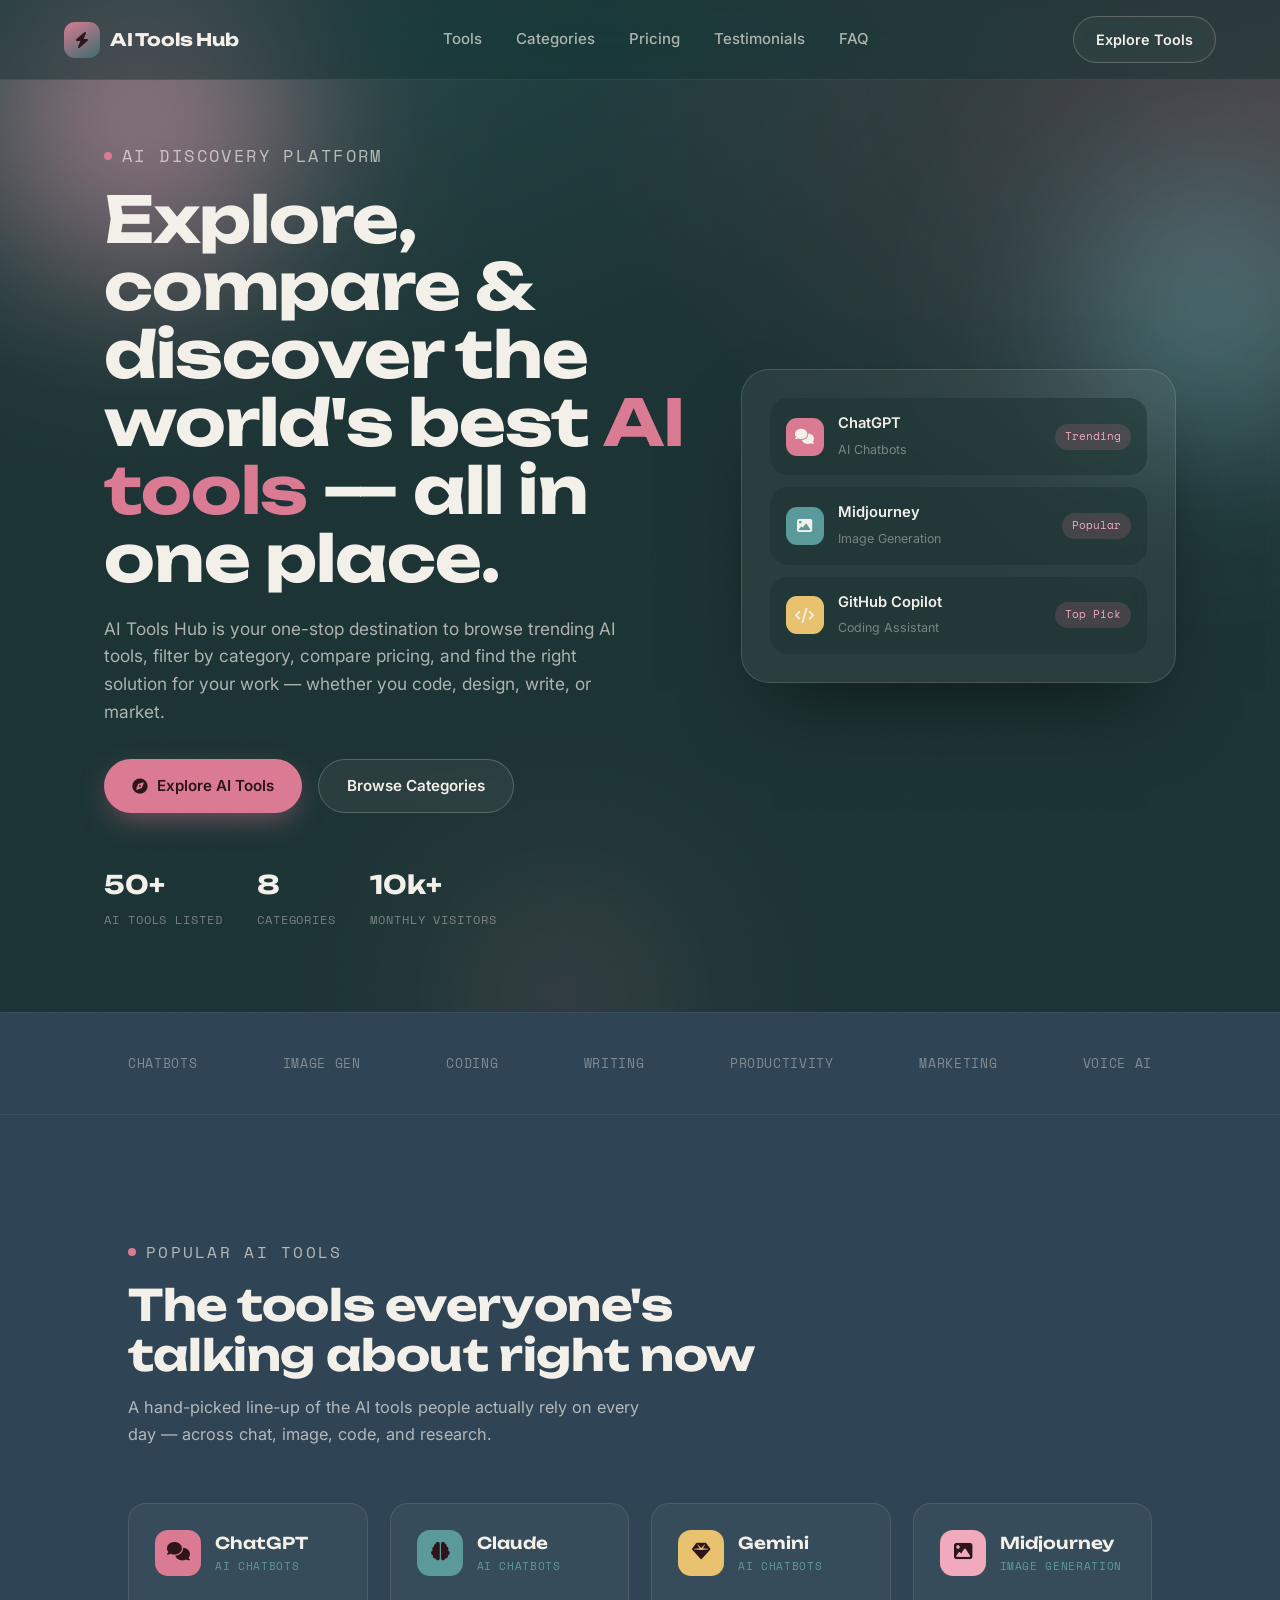
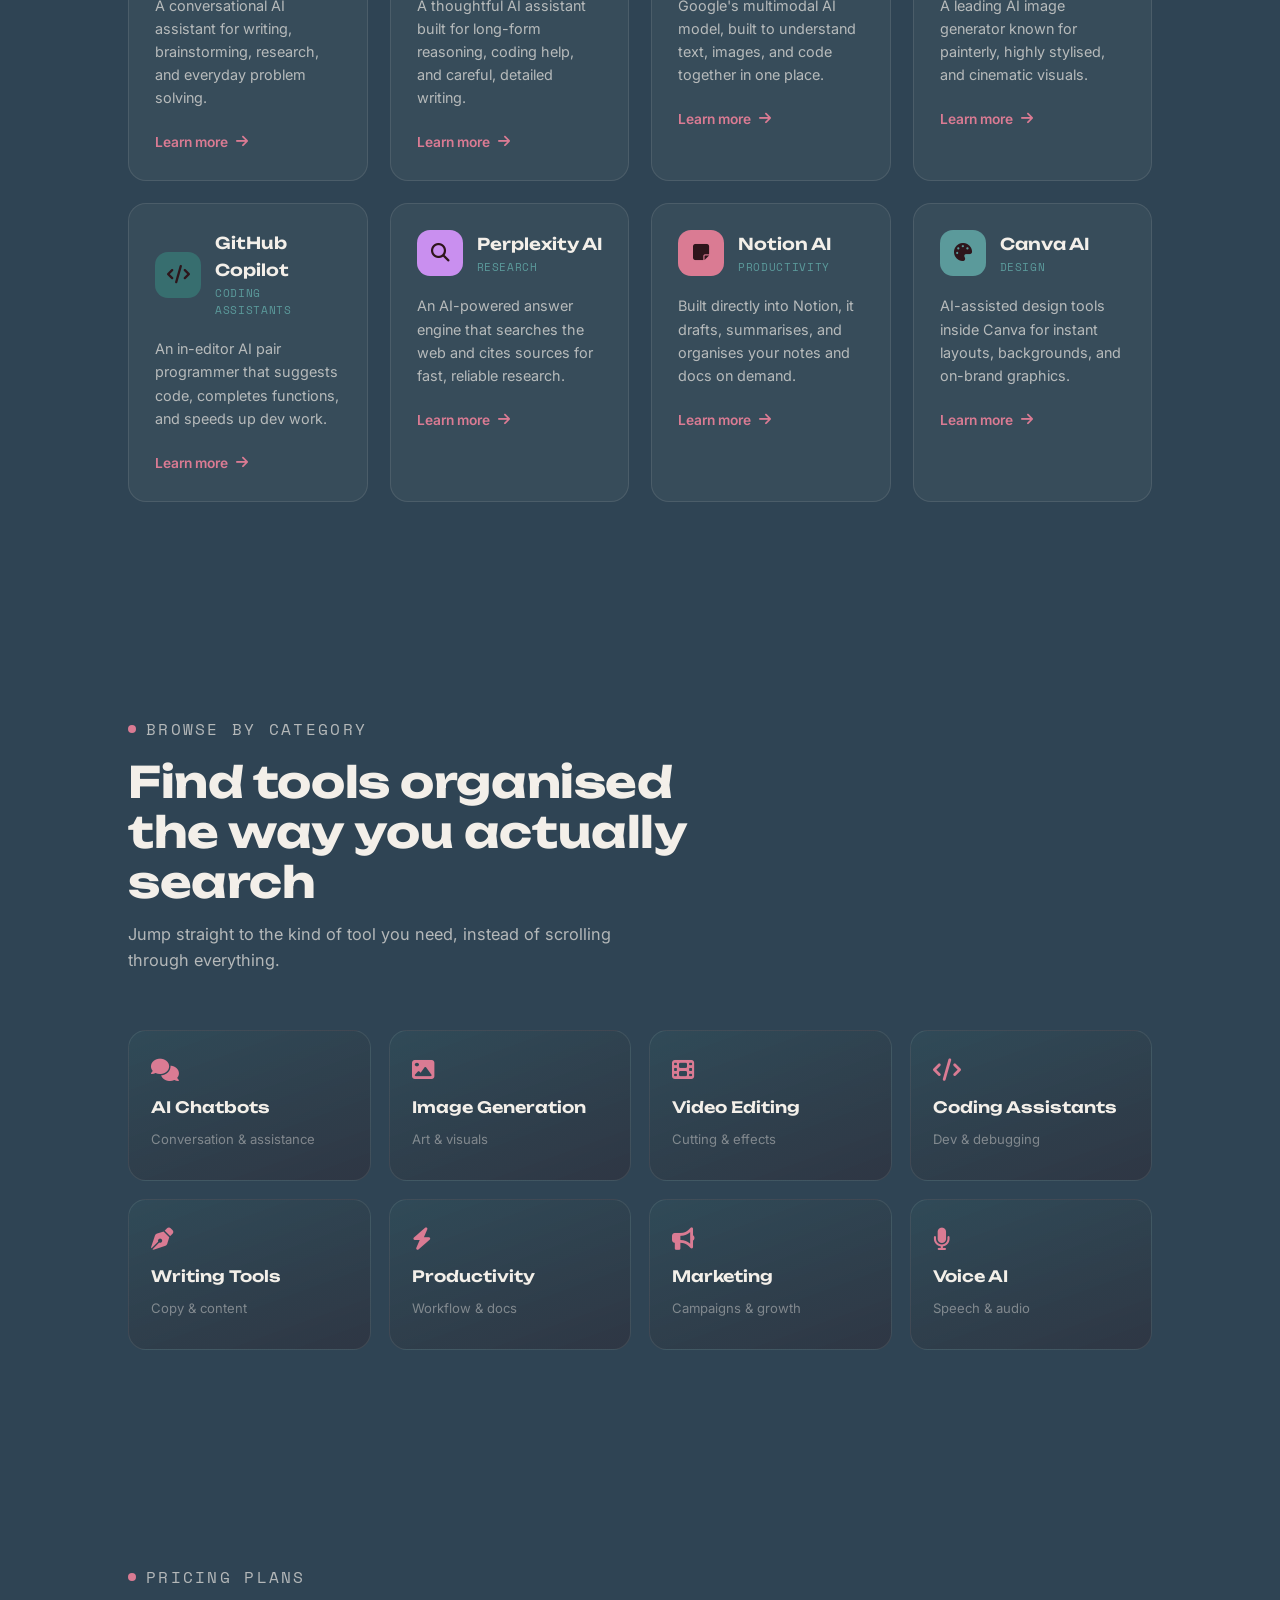
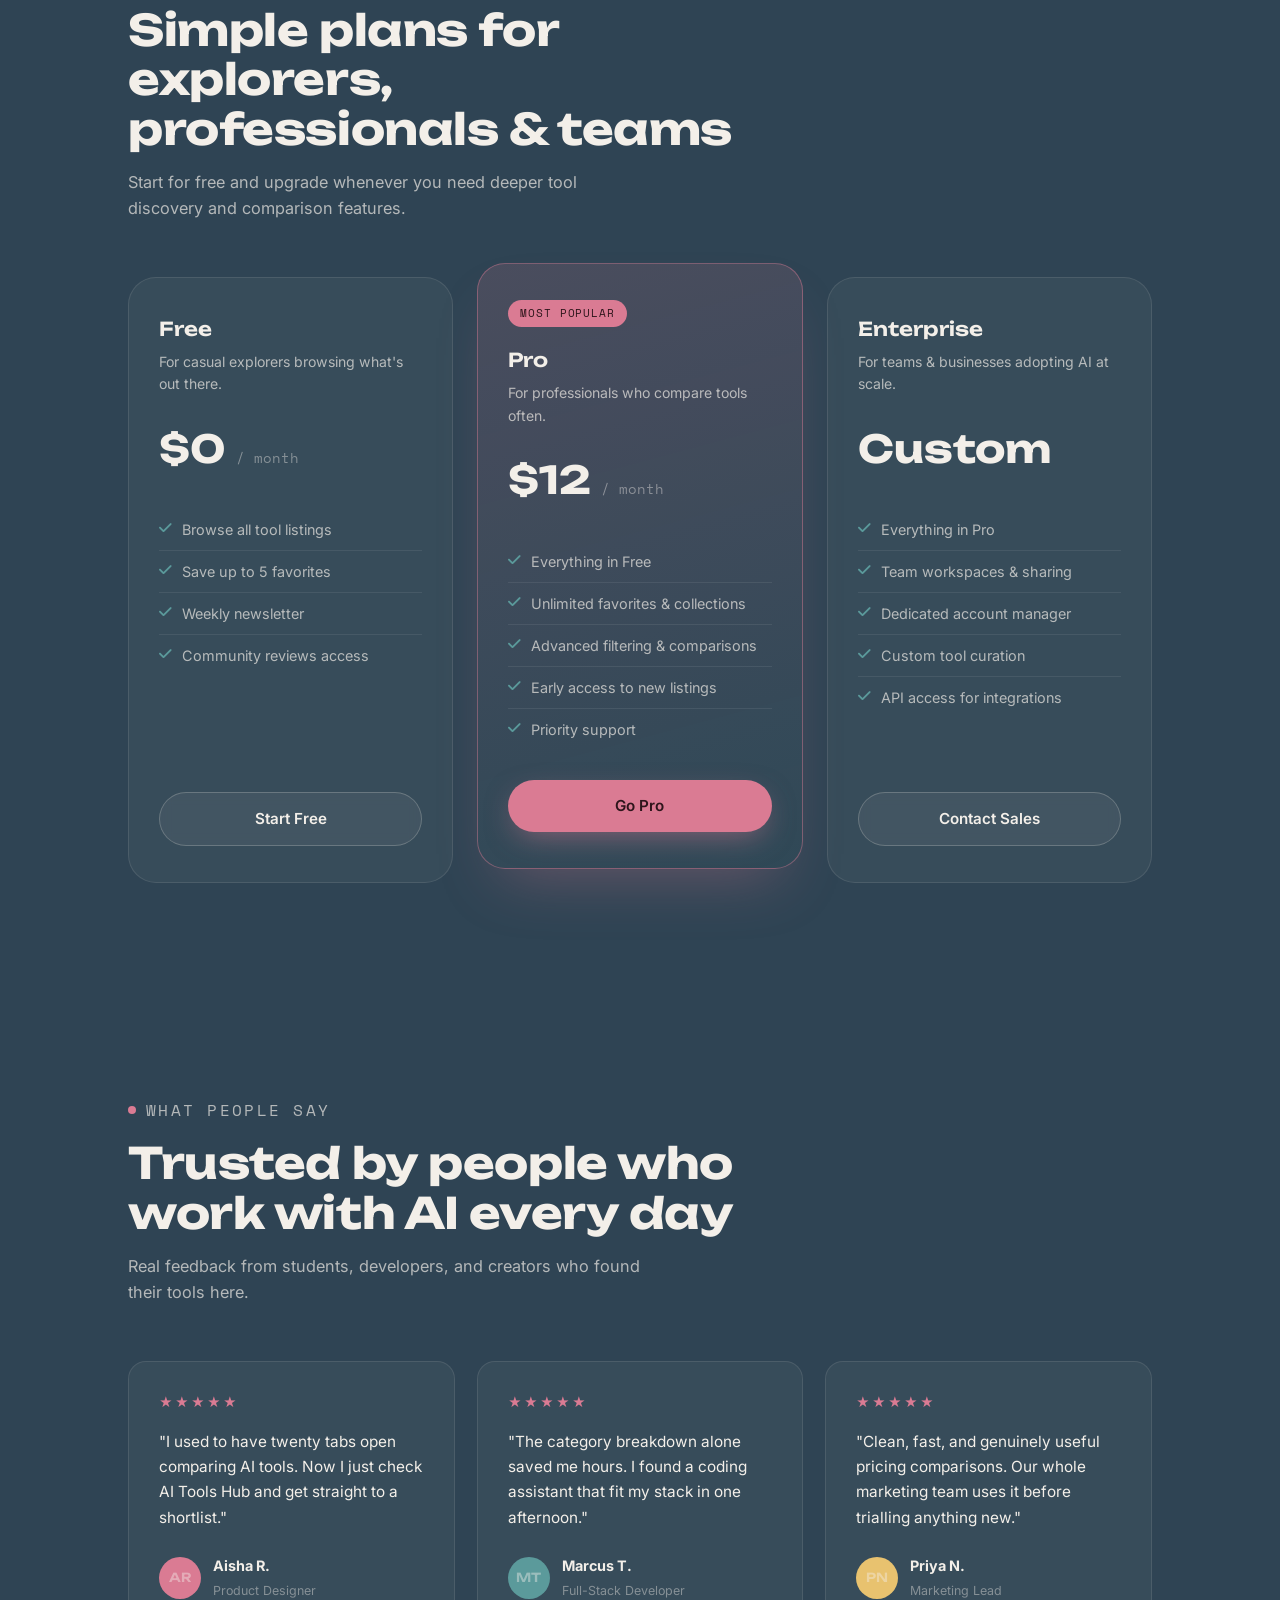
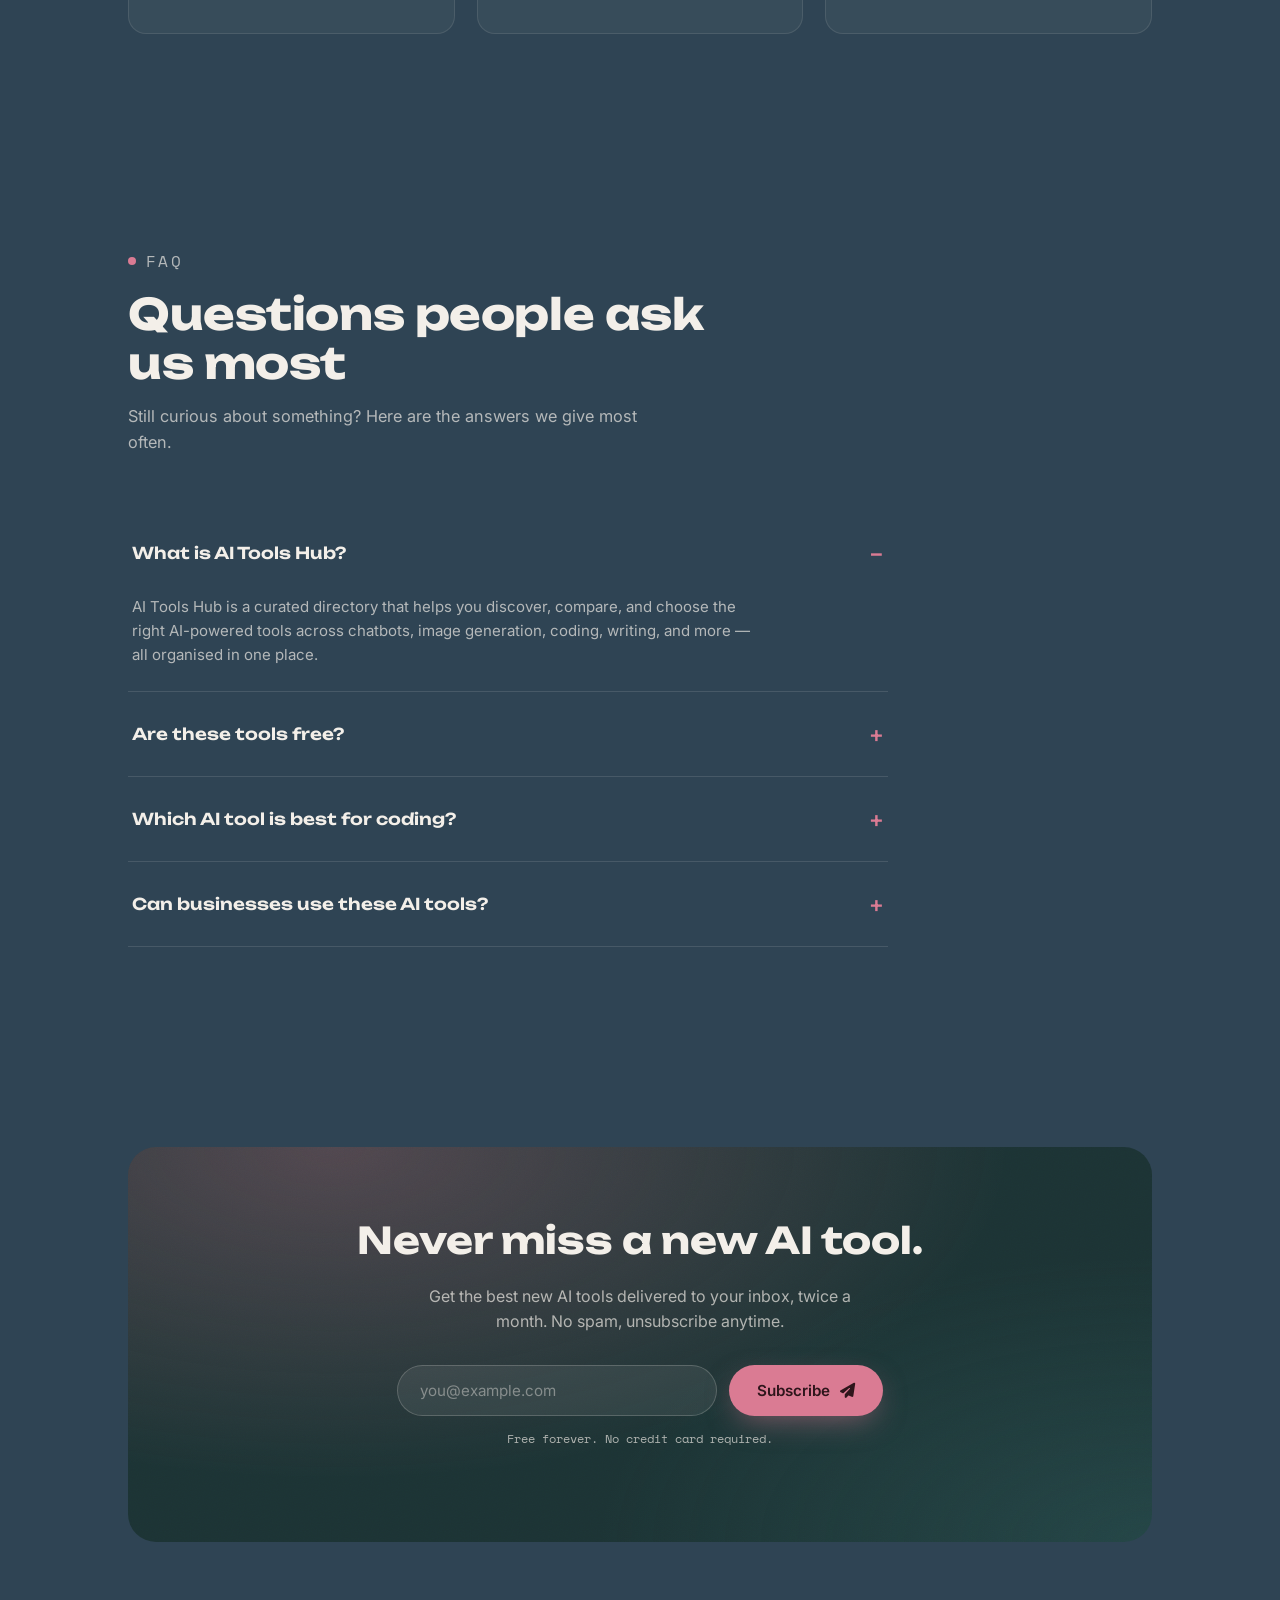
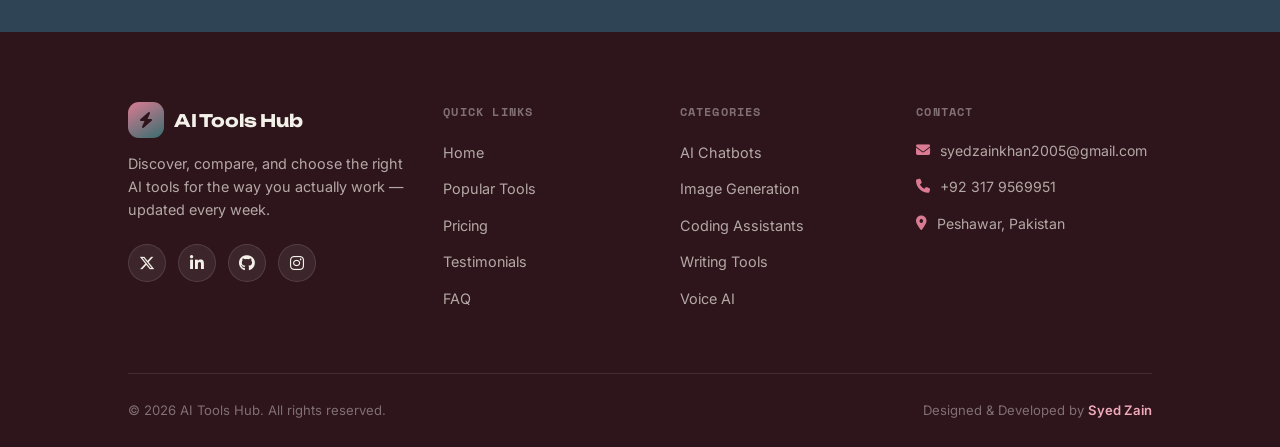
<file: Week2-AIToolHub/index.html>
<!DOCTYPE html>
<html lang="en">
<head>
<meta charset="UTF-8">
<meta name="viewport" content="width=device-width, initial-scale=1.0">
<title>AI Tools Hub — Discover the Future of Artificial Intelligence</title>
<meta name="description" content="AI Tools Hub is a curated directory to discover, compare, and choose the best AI-powered tools for chatbots, image generation, coding, writing, and more.">

<link rel="preconnect" href="https://fonts.googleapis.com">
<link rel="preconnect" href="https://fonts.gstatic.com" crossorigin>
<link href="https://fonts.googleapis.com/css2?family=Unbounded:wght@500;600;700;800&family=Inter:wght@400;500;600;700&family=Space+Mono:wght@400;700&display=swap" rel="stylesheet">
<link rel="stylesheet" href="https://cdnjs.cloudflare.com/ajax/libs/font-awesome/6.5.1/css/all.min.css">

<style>
  /* ============================================
     TOKENS
  ============================================ */
  :root{
    --bg-deep:#1C3334;
    --bg-primary:#2F4454;
    --maroon:#2E151B;
    --rose:#DA7B93;
    --rose-soft:#f0aabc;
    --teal:#376E6F;
    --teal-soft:#5b9a9b;

    --ink:#F3EFE9;
    --ink-muted:rgba(243,239,233,0.68);
    --ink-faint:rgba(243,239,233,0.42);

    --font-display:'Unbounded', sans-serif;
    --font-body:'Inter', sans-serif;
    --font-mono:'Space Mono', monospace;

    --radius-lg:28px;
    --radius-md:18px;
    --radius-sm:10px;

    --container:1200px;
    --pad:clamp(20px, 5vw, 64px);

    --ease:cubic-bezier(.16,1,.3,1);
  }

  *{margin:0;padding:0;box-sizing:border-box;}
  html{scroll-behavior:smooth;}
  body{
    background:var(--bg-primary);
    color:var(--ink);
    font-family:var(--font-body);
    line-height:1.6;
    overflow-x:hidden;
  }
  img,svg{display:block;max-width:100%;}
  a{color:inherit;text-decoration:none;}
  ul{list-style:none;}
  button{font-family:inherit;cursor:pointer;border:none;background:none;color:inherit;}
  section{position:relative;}

  .wrap{
    max-width:var(--container);
    margin:0 auto;
    padding:0 var(--pad);
  }

  .eyebrow{
    font-family:var(--font-mono);
    font-size:0.78rem;
    letter-spacing:0.14em;
    text-transform:uppercase;
    color:var(--rose);
    display:flex;
    align-items:center;
    gap:10px;
    margin-bottom:16px;
  }
  .eyebrow::before{
    content:'';
    width:8px;height:8px;
    border-radius:50%;
    background:var(--rose);
    flex:none;
  }

  .section-head{
    max-width:640px;
    margin-bottom:56px;
  }
  .section-head h2{
    font-family:var(--font-display);
    font-weight:700;
    font-size:clamp(1.9rem, 3.4vw, 2.7rem);
    line-height:1.15;
    letter-spacing:-0.01em;
  }
  .section-head p{
    margin-top:14px;
    color:var(--ink-muted);
    font-size:1.02rem;
    max-width:520px;
  }

  .btn{
    display:inline-flex;
    align-items:center;
    justify-content:center;
    gap:10px;
    padding:14px 28px;
    border-radius:100px;
    font-family:var(--font-body);
    font-weight:600;
    font-size:0.95rem;
    transition:transform .35s var(--ease), box-shadow .35s var(--ease), background .3s ease, color .3s ease;
  }
  .btn-primary{
    background:var(--rose);
    color:var(--maroon);
    box-shadow:0 10px 30px -8px rgba(218,123,147,0.55);
  }
  .btn-primary:hover{transform:translateY(-2px); box-shadow:0 14px 34px -6px rgba(218,123,147,0.65);}
  .btn-ghost{
    background:rgba(243,239,233,0.06);
    border:1px solid rgba(243,239,233,0.22);
    color:var(--ink);
    backdrop-filter:blur(6px);
  }
  .btn-ghost:hover{background:rgba(243,239,233,0.12); transform:translateY(-2px);}
  .btn-block{width:100%;}

  :focus-visible{outline:2px solid var(--rose); outline-offset:3px; border-radius:6px;}

  /* ============================================
     GRAIN + BLOBS (signature texture)
  ============================================ */
  .grain{
    position:absolute; inset:0;
    background-image:url("data:image/svg+xml,%3Csvg xmlns='http://www.w3.org/2000/svg' width='140' height='140'%3E%3Cfilter id='n'%3E%3CfeTurbulence type='fractalNoise' baseFrequency='0.85' numOctaves='2' stitchTiles='stitch'/%3E%3C/filter%3E%3Crect width='100%25' height='100%25' filter='url(%23n)'/%3E%3C/svg%3E");
    opacity:0.09;
    mix-blend-mode:overlay;
    pointer-events:none;
  }
  .blob-field{position:absolute; inset:0; overflow:hidden; pointer-events:none;}
  .blob{
    position:absolute;
    border-radius:50%;
    filter:blur(70px);
    mix-blend-mode:screen;
    opacity:0.75;
  }
  @media (prefers-reduced-motion: no-preference){
    .blob{animation:drift 22s var(--ease) infinite alternate;}
    .blob-b{animation-duration:26s;}
    .blob-c{animation-duration:19s;}
  }
  @keyframes drift{
    0%{transform:translate(0,0) scale(1);}
    100%{transform:translate(30px,-24px) scale(1.08);}
  }

  /* ============================================
     NAV
  ============================================ */
  .nav{
    position:fixed; top:0; left:0; right:0; z-index:100;
    padding:16px var(--pad);
    display:flex; align-items:center; justify-content:space-between;
    background:rgba(28,51,52,0.55);
    backdrop-filter:blur(16px) saturate(140%);
    border-bottom:1px solid rgba(243,239,233,0.08);
  }
  .brand{
    display:flex; align-items:center; gap:10px;
    font-family:var(--font-display);
    font-weight:700;
    font-size:1.08rem;
    letter-spacing:-0.01em;
  }
  .brand-mark{
    width:36px; height:36px;
    border-radius:11px;
    background:linear-gradient(150deg, var(--rose), var(--teal));
    display:flex; align-items:center; justify-content:center;
    color:var(--maroon);
    font-size:1rem;
    flex:none;
  }
  .nav-links{
    display:flex; align-items:center; gap:34px;
    font-size:0.94rem; font-weight:500;
    color:var(--ink-muted);
  }
  .nav-links a{transition:color .25s ease;}
  .nav-links a:hover{color:var(--ink);}
  .nav-cta{display:flex; align-items:center; gap:18px;}
  .nav-cta .btn{padding:11px 22px; font-size:0.9rem;}

  .nav-toggle-label{display:none; cursor:pointer; z-index:110;}
  .nav-toggle-label span{
    display:block; width:24px; height:2px; background:var(--ink);
    margin:5px 0; border-radius:2px; transition:transform .3s ease, opacity .3s ease;
  }
  #nav-toggle{display:none;}

  /* ============================================
     HERO
  ============================================ */
  .hero{
    min-height:100vh;
    display:flex; align-items:center;
    padding-top:120px; padding-bottom:80px;
    background:
      radial-gradient(120% 90% at 15% -10%, rgba(55,110,111,0.35), transparent 55%),
      radial-gradient(90% 70% at 100% 10%, rgba(218,123,147,0.22), transparent 60%),
      var(--bg-deep);
    overflow:hidden;
  }
  .hero .blob-a{width:480px; height:480px; top:-120px; left:-100px; background:radial-gradient(circle, var(--rose), transparent 70%);}
  .hero .blob-b{width:420px; height:420px; top:10%; right:-140px; background:radial-gradient(circle, var(--teal), transparent 70%);}
  .hero .blob-c{width:360px; height:360px; bottom:-160px; left:30%; background:radial-gradient(circle, var(--maroon), transparent 65%); opacity:0.9;}

  .hero-inner{
    position:relative; z-index:2;
    width:100%;
    display:grid;
    grid-template-columns:1.15fr 0.85fr;
    gap:48px;
    align-items:center;
  }
  .hero-copy h1{
    font-family:var(--font-display);
    font-weight:700;
    font-size:clamp(2.4rem, 5vw, 4.1rem);
    line-height:1.06;
    letter-spacing:-0.015em;
  }
  .hero-copy h1 em{
    font-style:normal;
    color:var(--rose);
  }
  .hero-copy p{
    margin-top:22px;
    font-size:1.08rem;
    color:var(--ink-muted);
    max-width:520px;
  }
  .hero-actions{
    display:flex; gap:16px; margin-top:34px; flex-wrap:wrap;
  }
  .hero-stats{
    display:flex; gap:34px; margin-top:52px; flex-wrap:wrap;
  }
  .hero-stats div strong{
    display:block; font-family:var(--font-display); font-size:1.6rem; color:var(--ink);
  }
  .hero-stats div span{
    font-family:var(--font-mono); font-size:0.72rem; letter-spacing:0.08em; text-transform:uppercase; color:var(--ink-faint);
  }

  /* Hero visual panel */
  .hero-panel{
    position:relative;
    border-radius:var(--radius-lg);
    background:rgba(243,239,233,0.06);
    border:1px solid rgba(243,239,233,0.14);
    backdrop-filter:blur(18px);
    padding:28px;
    box-shadow:0 40px 80px -30px rgba(0,0,0,0.55);
  }
  .hero-panel-row{
    display:flex; align-items:center; gap:14px;
    padding:14px 16px;
    border-radius:var(--radius-md);
    background:rgba(28,51,52,0.55);
    margin-bottom:12px;
  }
  .hero-panel-row:last-child{margin-bottom:0;}
  .hero-panel-icon{
    width:38px; height:38px; border-radius:11px;
    display:flex; align-items:center; justify-content:center;
    flex:none; font-size:0.95rem;
  }
  .hero-panel-text strong{display:block; font-size:0.92rem; font-weight:600;}
  .hero-panel-text span{font-size:0.78rem; color:var(--ink-faint);}
  .hero-panel-tag{
    margin-left:auto;
    font-family:var(--font-mono);
    font-size:0.68rem;
    padding:4px 10px;
    border-radius:100px;
    background:rgba(218,123,147,0.18);
    color:var(--rose-soft);
    flex:none;
  }

  /* ============================================
     LOGO STRIP
  ============================================ */
  .logo-strip{
    padding:40px var(--pad);
    background:var(--bg-primary);
    border-top:1px solid rgba(243,239,233,0.06);
    border-bottom:1px solid rgba(243,239,233,0.06);
  }
  .logo-strip .wrap{
    display:flex; align-items:center; justify-content:space-between;
    flex-wrap:wrap; gap:22px;
    font-family:var(--font-mono);
    font-size:0.82rem;
    letter-spacing:0.05em;
    color:var(--ink-faint);
    text-transform:uppercase;
  }

  /* ============================================
     GENERIC SECTION PADDING
  ============================================ */
  .section{padding:110px var(--pad);}
  .section.tight{padding-top:90px; padding-bottom:90px;}

  /* ============================================
     TOOL CARDS
  ============================================ */
  .tools-grid{
    display:grid;
    grid-template-columns:repeat(4, 1fr);
    gap:22px;
  }
  .tool-card{
    background:rgba(243,239,233,0.045);
    border:1px solid rgba(243,239,233,0.1);
    border-radius:var(--radius-md);
    padding:26px;
    transition:transform .4s var(--ease), border-color .3s ease, background .3s ease;
  }
  .tool-card:hover{
    transform:translateY(-6px);
    border-color:rgba(218,123,147,0.4);
    background:rgba(243,239,233,0.08);
  }
  .tool-top{display:flex; align-items:center; gap:14px; margin-bottom:18px;}
  .tool-icon{
    width:46px; height:46px; border-radius:13px;
    display:flex; align-items:center; justify-content:center;
    font-size:1.15rem; color:var(--maroon); flex:none;
  }
  .tool-top h3{font-family:var(--font-display); font-size:1.02rem; font-weight:600;}
  .tool-cat{
    display:block; margin-top:2px;
    font-family:var(--font-mono); font-size:0.68rem;
    letter-spacing:0.06em; text-transform:uppercase; color:var(--teal-soft);
  }
  .tool-card p{font-size:0.9rem; color:var(--ink-muted); margin-bottom:20px;}
  .tool-link{
    display:inline-flex; align-items:center; gap:8px;
    font-size:0.86rem; font-weight:600; color:var(--rose);
    transition:gap .25s ease;
  }
  .tool-link:hover{gap:12px;}

  /* icon color variants */
  .ic-1{background:var(--rose);}
  .ic-2{background:var(--teal-soft);}
  .ic-3{background:#e8c26f;}
  .ic-4{background:var(--rose-soft);}
  .ic-5{background:var(--teal);}
  .ic-6{background:#c98fef;}
  .ic-7{background:var(--rose);}
  .ic-8{background:var(--teal-soft);}

  /* ============================================
     CATEGORIES
  ============================================ */
  .cat-grid{
    display:grid;
    grid-template-columns:repeat(4, 1fr);
    gap:18px;
  }
  .cat-card{
    padding:28px 22px;
    border-radius:var(--radius-md);
    background:linear-gradient(160deg, rgba(55,110,111,0.16), rgba(46,21,27,0.28));
    border:1px solid rgba(243,239,233,0.09);
    transition:transform .35s var(--ease), border-color .3s ease;
  }
  .cat-card:hover{transform:translateY(-5px); border-color:rgba(218,123,147,0.35);}
  .cat-card i{font-size:1.4rem; color:var(--rose); margin-bottom:14px; display:block;}
  .cat-card h4{font-family:var(--font-display); font-size:0.98rem; font-weight:600; margin-bottom:6px;}
  .cat-card span{font-size:0.82rem; color:var(--ink-faint);}

  /* ============================================
     PRICING
  ============================================ */
  .pricing-grid{
    display:grid;
    grid-template-columns:repeat(3, 1fr);
    gap:24px;
    align-items:stretch;
  }
  .price-card{
    background:rgba(243,239,233,0.045);
    border:1px solid rgba(243,239,233,0.1);
    border-radius:var(--radius-lg);
    padding:36px 30px;
    display:flex; flex-direction:column;
  }
  .price-card.featured{
    background:linear-gradient(165deg, rgba(218,123,147,0.16), rgba(55,110,111,0.12));
    border:1px solid rgba(218,123,147,0.45);
    transform:translateY(-14px);
    box-shadow:0 30px 60px -25px rgba(218,123,147,0.35);
  }
  .price-badge{
    align-self:flex-start;
    font-family:var(--font-mono); font-size:0.68rem; letter-spacing:0.08em;
    text-transform:uppercase; padding:5px 12px; border-radius:100px;
    background:var(--rose); color:var(--maroon); margin-bottom:18px;
  }
  .price-card h3{font-family:var(--font-display); font-size:1.2rem; font-weight:600;}
  .price-card .plan-desc{font-size:0.88rem; color:var(--ink-muted); margin-top:6px; margin-bottom:22px;}
  .price-amount{font-family:var(--font-display); font-size:2.4rem; font-weight:700; margin-bottom:4px;}
  .price-amount span{font-family:var(--font-mono); font-size:0.9rem; color:var(--ink-faint); font-weight:400;}
  .price-features{margin:26px 0 30px; flex:1;}
  .price-features li{
    display:flex; align-items:flex-start; gap:10px;
    font-size:0.9rem; color:var(--ink-muted);
    padding:9px 0;
    border-top:1px solid rgba(243,239,233,0.08);
  }
  .price-features li:first-child{border-top:none;}
  .price-features i{color:var(--teal-soft); margin-top:3px; flex:none;}

  /* ============================================
     TESTIMONIALS
  ============================================ */
  .testi-grid{
    display:grid;
    grid-template-columns:repeat(3, 1fr);
    gap:22px;
  }
  .testi-card{
    background:rgba(243,239,233,0.045);
    border:1px solid rgba(243,239,233,0.1);
    border-radius:var(--radius-md);
    padding:30px;
  }
  .testi-stars{color:var(--rose); font-size:0.82rem; margin-bottom:16px; letter-spacing:2px;}
  .testi-card p{font-size:0.96rem; color:var(--ink); margin-bottom:24px; line-height:1.65;}
  .testi-person{display:flex; align-items:center; gap:12px;}
  .testi-avatar{
    width:42px; height:42px; border-radius:50%;
    display:flex; align-items:center; justify-content:center;
    font-family:var(--font-display); font-size:0.85rem; font-weight:600;
    color:var(--maroon); flex:none;
  }
  .testi-person strong{display:block; font-size:0.9rem;}
  .testi-person span{font-size:0.78rem; color:var(--ink-faint);}

  /* ============================================
     FAQ
  ============================================ */
  .faq-list{max-width:760px;}
  .faq-item{
    border-bottom:1px solid rgba(243,239,233,0.12);
  }
  .faq-item summary{
    list-style:none;
    display:flex; align-items:center; justify-content:space-between;
    gap:20px;
    padding:24px 4px;
    font-family:var(--font-display); font-size:1.02rem; font-weight:600;
    cursor:pointer;
  }
  .faq-item summary::-webkit-details-marker{display:none;}
  .faq-item summary::after{
    content:'\002B';
    font-family:var(--font-body); font-size:1.4rem; color:var(--rose);
    transition:transform .3s ease;
    flex:none;
  }
  .faq-item[open] summary::after{content:'\2212';}
  .faq-item p{
    padding:0 4px 24px; max-width:640px;
    color:var(--ink-muted); font-size:0.94rem;
  }

  /* ============================================
     NEWSLETTER
  ============================================ */
  .newsletter{
    margin:0 var(--pad);
    border-radius:var(--radius-lg);
    padding:64px var(--pad);
    background:
      radial-gradient(110% 140% at 20% 0%, rgba(218,123,147,0.28), transparent 60%),
      radial-gradient(90% 120% at 100% 100%, rgba(55,110,111,0.3), transparent 60%),
      var(--bg-deep);
    text-align:center;
    overflow:hidden;
    position:relative;
  }
  .newsletter h2{
    font-family:var(--font-display); font-weight:700;
    font-size:clamp(1.7rem, 3vw, 2.3rem);
    position:relative; z-index:2;
  }
  .newsletter p{
    color:var(--ink-muted); margin:14px auto 30px; max-width:460px;
    position:relative; z-index:2;
  }
  .newsletter-form{
    display:flex; gap:12px; justify-content:center; flex-wrap:wrap;
    position:relative; z-index:2;
  }
  .newsletter-form input{
    font-family:var(--font-body); font-size:0.95rem;
    padding:15px 22px; border-radius:100px; width:320px;
    border:1px solid rgba(243,239,233,0.2);
    background:rgba(243,239,233,0.08); color:var(--ink);
  }
  .newsletter-form input::placeholder{color:var(--ink-faint);}
  .newsletter-note{
    margin-top:16px; font-family:var(--font-mono); font-size:0.72rem;
    color:var(--ink-faint); position:relative; z-index:2;
  }

  /* ============================================
     FOOTER
  ============================================ */
  .footer{
    background:var(--maroon);
    padding:70px var(--pad) 0;
  }
  .footer-grid{
    display:grid;
    grid-template-columns:1.4fr 1fr 1fr 1.2fr;
    gap:40px;
    padding-bottom:50px;
    border-bottom:1px solid rgba(243,239,233,0.1);
  }
  .footer-brand p{color:var(--ink-muted); font-size:0.9rem; margin:14px 0 22px; max-width:280px;}
  .footer h5{
    font-family:var(--font-mono); font-size:0.75rem; letter-spacing:0.1em;
    text-transform:uppercase; color:var(--ink-faint); margin-bottom:18px;
  }
  .footer-links li{margin-bottom:11px;}
  .footer-links a{font-size:0.9rem; color:var(--ink-muted); transition:color .25s ease;}
  .footer-links a:hover{color:var(--rose-soft);}
  .footer-contact li{display:flex; align-items:flex-start; gap:10px; font-size:0.88rem; color:var(--ink-muted); margin-bottom:14px;}
  .footer-contact i{color:var(--rose); margin-top:3px;}
  .social-row{display:flex; gap:12px; margin-top:6px;}
  .social-row a{
    width:38px; height:38px; border-radius:50%;
    display:flex; align-items:center; justify-content:center;
    background:rgba(243,239,233,0.08);
    border:1px solid rgba(243,239,233,0.12);
    transition:background .25s ease, transform .25s ease;
  }
  .social-row a:hover{background:var(--rose); color:var(--maroon); transform:translateY(-3px);}
  .footer-bottom{
    display:flex; align-items:center; justify-content:space-between;
    flex-wrap:wrap; gap:10px;
    padding:26px 0;
    font-size:0.82rem; color:var(--ink-faint);
  }
  .footer-bottom a{color:var(--rose-soft); font-weight:600;}

  /* ============================================
     RESPONSIVE
  ============================================ */
  @media (max-width: 1024px){
    .tools-grid{grid-template-columns:repeat(2, 1fr);}
    .cat-grid{grid-template-columns:repeat(2, 1fr);}
    .pricing-grid{grid-template-columns:1fr; max-width:420px; margin:0 auto;}
    .price-card.featured{transform:none;}
    .testi-grid{grid-template-columns:1fr;}
    .hero-inner{grid-template-columns:1fr;}
    .hero-panel{max-width:520px;}
    .footer-grid{grid-template-columns:1fr 1fr;}
  }

  @media (max-width: 768px){
    .nav-links, .nav-cta .btn-ghost{display:none;}
    .nav-toggle-label{display:block;}
    #nav-toggle:checked ~ .nav-links{
      display:flex; position:absolute; top:100%; left:0; right:0;
      flex-direction:column; align-items:flex-start; gap:0;
      background:rgba(28,51,52,0.98);
      padding:10px var(--pad) 20px;
      border-bottom:1px solid rgba(243,239,233,0.08);
    }
    #nav-toggle:checked ~ .nav-links a{padding:12px 0; width:100%; border-top:1px solid rgba(243,239,233,0.08);}
    .section{padding:80px var(--pad);}
    .tools-grid{grid-template-columns:1fr;}
    .cat-grid{grid-template-columns:1fr;}
    .footer-grid{grid-template-columns:1fr; gap:34px;}
    .hero-stats{gap:24px;}
    .newsletter-form input{width:100%;}
    .newsletter{margin:0 16px;}
  }

  @media (max-width: 480px){
    .hero{padding-top:100px;}
    .hero-actions .btn{width:100%;}
    .hero-actions{flex-direction:column;}
  }
</style>
</head>
<body>

<!-- ============ NAV ============ -->
<header class="nav">
  <a href="#top" class="brand">
    <span class="brand-mark"><i class="fa-solid fa-bolt"></i></span>
    AI Tools Hub
  </a>

  <input type="checkbox" id="nav-toggle">
  <nav class="nav-links">
    <a href="#tools">Tools</a>
    <a href="#categories">Categories</a>
    <a href="#pricing">Pricing</a>
    <a href="#testimonials">Testimonials</a>
    <a href="#faq">FAQ</a>
  </nav>

  <div class="nav-cta">
    <a href="#tools" class="btn btn-ghost">Explore Tools</a>
    <label for="nav-toggle" class="nav-toggle-label" aria-label="Toggle menu">
      <span></span><span></span><span></span>
    </label>
  </div>
</header>

<!-- ============ HERO ============ -->
<section class="hero" id="top">
  <div class="blob-field">
    <div class="blob blob-a"></div>
    <div class="blob blob-b"></div>
    <div class="blob blob-c"></div>
  </div>
  <div class="grain"></div>

  <div class="wrap hero-inner">
    <div class="hero-copy">
      <p class="eyebrow">AI Discovery Platform</p>
      <h1>Explore, compare &amp; discover the world's best <em>AI tools</em> — all in one place.</h1>
      <p>AI Tools Hub is your one-stop destination to browse trending AI tools, filter by category, compare pricing, and find the right solution for your work — whether you code, design, write, or market.</p>

      <div class="hero-actions">
        <a href="#tools" class="btn btn-primary"><i class="fa-solid fa-compass"></i> Explore AI Tools</a>
        <a href="#categories" class="btn btn-ghost">Browse Categories</a>
      </div>

      <div class="hero-stats">
        <div><strong>50+</strong><span>AI Tools Listed</span></div>
        <div><strong>8</strong><span>Categories</span></div>
        <div><strong>10k+</strong><span>Monthly Visitors</span></div>
      </div>
    </div>

    <div class="hero-panel">
      <div class="hero-panel-row">
        <span class="hero-panel-icon ic-1"><i class="fa-solid fa-comments"></i></span>
        <span class="hero-panel-text"><strong>ChatGPT</strong><span>AI Chatbots</span></span>
        <span class="hero-panel-tag">Trending</span>
      </div>
      <div class="hero-panel-row">
        <span class="hero-panel-icon ic-2"><i class="fa-solid fa-image"></i></span>
        <span class="hero-panel-text"><strong>Midjourney</strong><span>Image Generation</span></span>
        <span class="hero-panel-tag">Popular</span>
      </div>
      <div class="hero-panel-row">
        <span class="hero-panel-icon ic-3"><i class="fa-solid fa-code"></i></span>
        <span class="hero-panel-text"><strong>GitHub Copilot</strong><span>Coding Assistant</span></span>
        <span class="hero-panel-tag">Top Pick</span>
      </div>
    </div>
  </div>
</section>

<!-- ============ LOGO STRIP ============ -->
<div class="logo-strip">
  <div class="wrap">
    <span>Chatbots</span>
    <span>Image Gen</span>
    <span>Coding</span>
    <span>Writing</span>
    <span>Productivity</span>
    <span>Marketing</span>
    <span>Voice AI</span>
  </div>
</div>

<!-- ============ POPULAR TOOLS ============ -->
<section class="section" id="tools">
  <div class="wrap">
    <div class="section-head">
      <p class="eyebrow">Popular AI Tools</p>
      <h2>The tools everyone's talking about right now</h2>
      <p>A hand-picked line-up of the AI tools people actually rely on every day — across chat, image, code, and research.</p>
    </div>

    <div class="tools-grid">

      <div class="tool-card">
        <div class="tool-top">
          <span class="tool-icon ic-1"><i class="fa-solid fa-comments"></i></span>
          <div><h3>ChatGPT</h3><span class="tool-cat">AI Chatbots</span></div>
        </div>
        <p>A conversational AI assistant for writing, brainstorming, research, and everyday problem solving.</p>
        <a href="#" class="tool-link">Learn more <i class="fa-solid fa-arrow-right"></i></a>
      </div>

      <div class="tool-card">
        <div class="tool-top">
          <span class="tool-icon ic-2"><i class="fa-solid fa-brain"></i></span>
          <div><h3>Claude</h3><span class="tool-cat">AI Chatbots</span></div>
        </div>
        <p>A thoughtful AI assistant built for long-form reasoning, coding help, and careful, detailed writing.</p>
        <a href="#" class="tool-link">Learn more <i class="fa-solid fa-arrow-right"></i></a>
      </div>

      <div class="tool-card">
        <div class="tool-top">
          <span class="tool-icon ic-3"><i class="fa-solid fa-gem"></i></span>
          <div><h3>Gemini</h3><span class="tool-cat">AI Chatbots</span></div>
        </div>
        <p>Google's multimodal AI model, built to understand text, images, and code together in one place.</p>
        <a href="#" class="tool-link">Learn more <i class="fa-solid fa-arrow-right"></i></a>
      </div>

      <div class="tool-card">
        <div class="tool-top">
          <span class="tool-icon ic-4"><i class="fa-solid fa-image"></i></span>
          <div><h3>Midjourney</h3><span class="tool-cat">Image Generation</span></div>
        </div>
        <p>A leading AI image generator known for painterly, highly stylised, and cinematic visuals.</p>
        <a href="#" class="tool-link">Learn more <i class="fa-solid fa-arrow-right"></i></a>
      </div>

      <div class="tool-card">
        <div class="tool-top">
          <span class="tool-icon ic-5"><i class="fa-solid fa-code"></i></span>
          <div><h3>GitHub Copilot</h3><span class="tool-cat">Coding Assistants</span></div>
        </div>
        <p>An in-editor AI pair programmer that suggests code, completes functions, and speeds up dev work.</p>
        <a href="#" class="tool-link">Learn more <i class="fa-solid fa-arrow-right"></i></a>
      </div>

      <div class="tool-card">
        <div class="tool-top">
          <span class="tool-icon ic-6"><i class="fa-solid fa-magnifying-glass"></i></span>
          <div><h3>Perplexity AI</h3><span class="tool-cat">Research</span></div>
        </div>
        <p>An AI-powered answer engine that searches the web and cites sources for fast, reliable research.</p>
        <a href="#" class="tool-link">Learn more <i class="fa-solid fa-arrow-right"></i></a>
      </div>

      <div class="tool-card">
        <div class="tool-top">
          <span class="tool-icon ic-7"><i class="fa-solid fa-note-sticky"></i></span>
          <div><h3>Notion AI</h3><span class="tool-cat">Productivity</span></div>
        </div>
        <p>Built directly into Notion, it drafts, summarises, and organises your notes and docs on demand.</p>
        <a href="#" class="tool-link">Learn more <i class="fa-solid fa-arrow-right"></i></a>
      </div>

      <div class="tool-card">
        <div class="tool-top">
          <span class="tool-icon ic-8"><i class="fa-solid fa-palette"></i></span>
          <div><h3>Canva AI</h3><span class="tool-cat">Design</span></div>
        </div>
        <p>AI-assisted design tools inside Canva for instant layouts, backgrounds, and on-brand graphics.</p>
        <a href="#" class="tool-link">Learn more <i class="fa-solid fa-arrow-right"></i></a>
      </div>

    </div>
  </div>
</section>

<!-- ============ CATEGORIES ============ -->
<section class="section tight" id="categories">
  <div class="wrap">
    <div class="section-head">
      <p class="eyebrow">Browse by Category</p>
      <h2>Find tools organised the way you actually search</h2>
      <p>Jump straight to the kind of tool you need, instead of scrolling through everything.</p>
    </div>

    <div class="cat-grid">
      <div class="cat-card"><i class="fa-solid fa-comments"></i><h4>AI Chatbots</h4><span>Conversation &amp; assistance</span></div>
      <div class="cat-card"><i class="fa-solid fa-image"></i><h4>Image Generation</h4><span>Art &amp; visuals</span></div>
      <div class="cat-card"><i class="fa-solid fa-film"></i><h4>Video Editing</h4><span>Cutting &amp; effects</span></div>
      <div class="cat-card"><i class="fa-solid fa-code"></i><h4>Coding Assistants</h4><span>Dev &amp; debugging</span></div>
      <div class="cat-card"><i class="fa-solid fa-pen-nib"></i><h4>Writing Tools</h4><span>Copy &amp; content</span></div>
      <div class="cat-card"><i class="fa-solid fa-bolt"></i><h4>Productivity</h4><span>Workflow &amp; docs</span></div>
      <div class="cat-card"><i class="fa-solid fa-bullhorn"></i><h4>Marketing</h4><span>Campaigns &amp; growth</span></div>
      <div class="cat-card"><i class="fa-solid fa-microphone"></i><h4>Voice AI</h4><span>Speech &amp; audio</span></div>
    </div>
  </div>
</section>

<!-- ============ PRICING ============ -->
<section class="section" id="pricing">
  <div class="wrap">
    <div class="section-head">
      <p class="eyebrow">Pricing Plans</p>
      <h2>Simple plans for explorers, professionals &amp; teams</h2>
      <p>Start for free and upgrade whenever you need deeper tool discovery and comparison features.</p>
    </div>

    <div class="pricing-grid">

      <div class="price-card">
        <h3>Free</h3>
        <p class="plan-desc">For casual explorers browsing what's out there.</p>
        <div class="price-amount">$0 <span>/ month</span></div>
        <ul class="price-features">
          <li><i class="fa-solid fa-check"></i> Browse all tool listings</li>
          <li><i class="fa-solid fa-check"></i> Save up to 5 favorites</li>
          <li><i class="fa-solid fa-check"></i> Weekly newsletter</li>
          <li><i class="fa-solid fa-check"></i> Community reviews access</li>
        </ul>
        <a href="#" class="btn btn-ghost btn-block">Start Free</a>
      </div>

      <div class="price-card featured">
        <span class="price-badge">Most Popular</span>
        <h3>Pro</h3>
        <p class="plan-desc">For professionals who compare tools often.</p>
        <div class="price-amount">$12 <span>/ month</span></div>
        <ul class="price-features">
          <li><i class="fa-solid fa-check"></i> Everything in Free</li>
          <li><i class="fa-solid fa-check"></i> Unlimited favorites &amp; collections</li>
          <li><i class="fa-solid fa-check"></i> Advanced filtering &amp; comparisons</li>
          <li><i class="fa-solid fa-check"></i> Early access to new listings</li>
          <li><i class="fa-solid fa-check"></i> Priority support</li>
        </ul>
        <a href="#" class="btn btn-primary btn-block">Go Pro</a>
      </div>

      <div class="price-card">
        <h3>Enterprise</h3>
        <p class="plan-desc">For teams &amp; businesses adopting AI at scale.</p>
        <div class="price-amount">Custom</div>
        <ul class="price-features">
          <li><i class="fa-solid fa-check"></i> Everything in Pro</li>
          <li><i class="fa-solid fa-check"></i> Team workspaces &amp; sharing</li>
          <li><i class="fa-solid fa-check"></i> Dedicated account manager</li>
          <li><i class="fa-solid fa-check"></i> Custom tool curation</li>
          <li><i class="fa-solid fa-check"></i> API access for integrations</li>
        </ul>
        <a href="#" class="btn btn-ghost btn-block">Contact Sales</a>
      </div>

    </div>
  </div>
</section>

<!-- ============ TESTIMONIALS ============ -->
<section class="section tight" id="testimonials">
  <div class="wrap">
    <div class="section-head">
      <p class="eyebrow">What People Say</p>
      <h2>Trusted by people who work with AI every day</h2>
      <p>Real feedback from students, developers, and creators who found their tools here.</p>
    </div>

    <div class="testi-grid">

      <div class="testi-card">
        <div class="testi-stars">★★★★★</div>
        <p>"I used to have twenty tabs open comparing AI tools. Now I just check AI Tools Hub and get straight to a shortlist."</p>
        <div class="testi-person">
          <span class="testi-avatar ic-1">AR</span>
          <div><strong>Aisha R.</strong><span>Product Designer</span></div>
        </div>
      </div>

      <div class="testi-card">
        <div class="testi-stars">★★★★★</div>
        <p>"The category breakdown alone saved me hours. I found a coding assistant that fit my stack in one afternoon."</p>
        <div class="testi-person">
          <span class="testi-avatar ic-2">MT</span>
          <div><strong>Marcus T.</strong><span>Full-Stack Developer</span></div>
        </div>
      </div>

      <div class="testi-card">
        <div class="testi-stars">★★★★★</div>
        <p>"Clean, fast, and genuinely useful pricing comparisons. Our whole marketing team uses it before trialling anything new."</p>
        <div class="testi-person">
          <span class="testi-avatar ic-3">PN</span>
          <div><strong>Priya N.</strong><span>Marketing Lead</span></div>
        </div>
      </div>

    </div>
  </div>
</section>

<!-- ============ FAQ ============ -->
<section class="section" id="faq">
  <div class="wrap">
    <div class="section-head">
      <p class="eyebrow">FAQ</p>
      <h2>Questions people ask us most</h2>
      <p>Still curious about something? Here are the answers we give most often.</p>
    </div>

    <div class="faq-list">
      <details class="faq-item" open>
        <summary>What is AI Tools Hub?</summary>
        <p>AI Tools Hub is a curated directory that helps you discover, compare, and choose the right AI-powered tools across chatbots, image generation, coding, writing, and more — all organised in one place.</p>
      </details>
      <details class="faq-item">
        <summary>Are these tools free?</summary>
        <p>Many listed tools offer a free tier, but pricing varies by provider. Each tool's listing clearly marks its pricing model so you know what to expect before you click through.</p>
      </details>
      <details class="faq-item">
        <summary>Which AI tool is best for coding?</summary>
        <p>It depends on your workflow — GitHub Copilot is widely used for in-editor code suggestions, while Claude and ChatGPT are popular for explaining logic, debugging, and writing documentation.</p>
      </details>
      <details class="faq-item">
        <summary>Can businesses use these AI tools?</summary>
        <p>Yes. Most tools featured here offer team or enterprise plans with added security, collaboration features, and admin controls suited for business use.</p>
      </details>
    </div>
  </div>
</section>

<!-- ============ NEWSLETTER ============ -->
<section class="section tight">
  <div class="newsletter">
    <div class="grain"></div>
    <h2>Never miss a new AI tool.</h2>
    <p>Get the best new AI tools delivered to your inbox, twice a month. No spam, unsubscribe anytime.</p>
    <form class="newsletter-form" onsubmit="return false;">
      <input type="email" placeholder="you@example.com" required aria-label="Email address">
      <button type="submit" class="btn btn-primary">Subscribe <i class="fa-solid fa-paper-plane"></i></button>
    </form>
    <p class="newsletter-note">Free forever. No credit card required.</p>
  </div>
</section>

<!-- ============ FOOTER ============ -->
<footer class="footer">
  <div class="wrap">
    <div class="footer-grid">

      <div class="footer-brand">
        <a href="#top" class="brand">
          <span class="brand-mark"><i class="fa-solid fa-bolt"></i></span>
          AI Tools Hub
        </a>
        <p>Discover, compare, and choose the right AI tools for the way you actually work — updated every week.</p>
        <div class="social-row">
          <a href="#" aria-label="Twitter"><i class="fa-brands fa-x-twitter"></i></a>
          <a href="#" aria-label="LinkedIn"><i class="fa-brands fa-linkedin-in"></i></a>
          <a href="#" aria-label="GitHub"><i class="fa-brands fa-github"></i></a>
          <a href="#" aria-label="Instagram"><i class="fa-brands fa-instagram"></i></a>
        </div>
      </div>

      <div>
        <h5>Quick Links</h5>
        <ul class="footer-links">
          <li><a href="#top">Home</a></li>
          <li><a href="#tools">Popular Tools</a></li>
          <li><a href="#pricing">Pricing</a></li>
          <li><a href="#testimonials">Testimonials</a></li>
          <li><a href="#faq">FAQ</a></li>
        </ul>
      </div>

      <div>
        <h5>Categories</h5>
        <ul class="footer-links">
          <li><a href="#categories">AI Chatbots</a></li>
          <li><a href="#categories">Image Generation</a></li>
          <li><a href="#categories">Coding Assistants</a></li>
          <li><a href="#categories">Writing Tools</a></li>
          <li><a href="#categories">Voice AI</a></li>
        </ul>
      </div>

      <div>
        <h5>Contact</h5>
        <ul class="footer-contact">
          <li><i class="fa-solid fa-envelope"></i> syedzainkhan2005@gmail.com</li>
          <li><i class="fa-solid fa-phone"></i> +92 317 9569951</li>
          <li><i class="fa-solid fa-location-dot"></i> Peshawar, Pakistan</li>
        </ul>
      </div>

    </div>

    <div class="footer-bottom">
      <span>© 2026 AI Tools Hub. All rights reserved.</span>
      <span>Designed &amp; Developed by <a href="mailto:syedzainkhan2005@gmail.com">Syed Zain</a></span>
    </div>
  </div>
</footer>

</body>
</html>
</file>
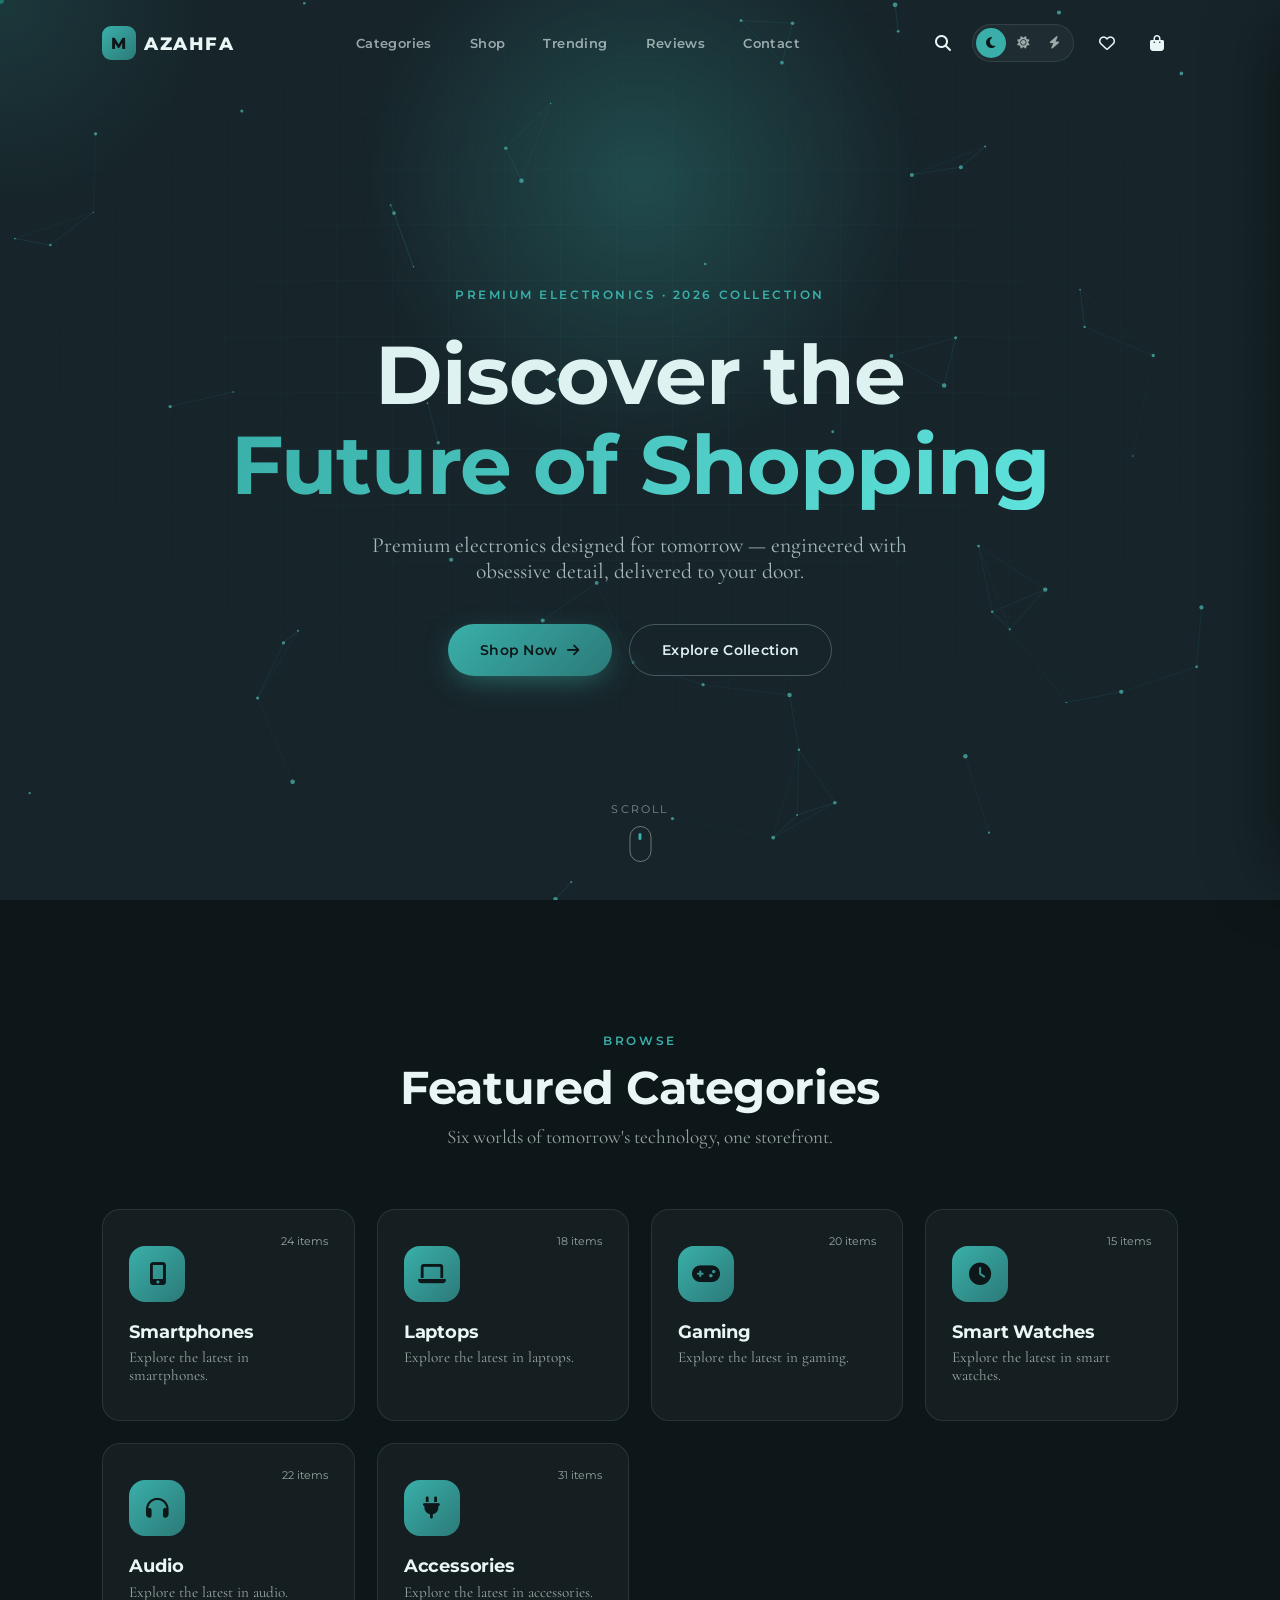
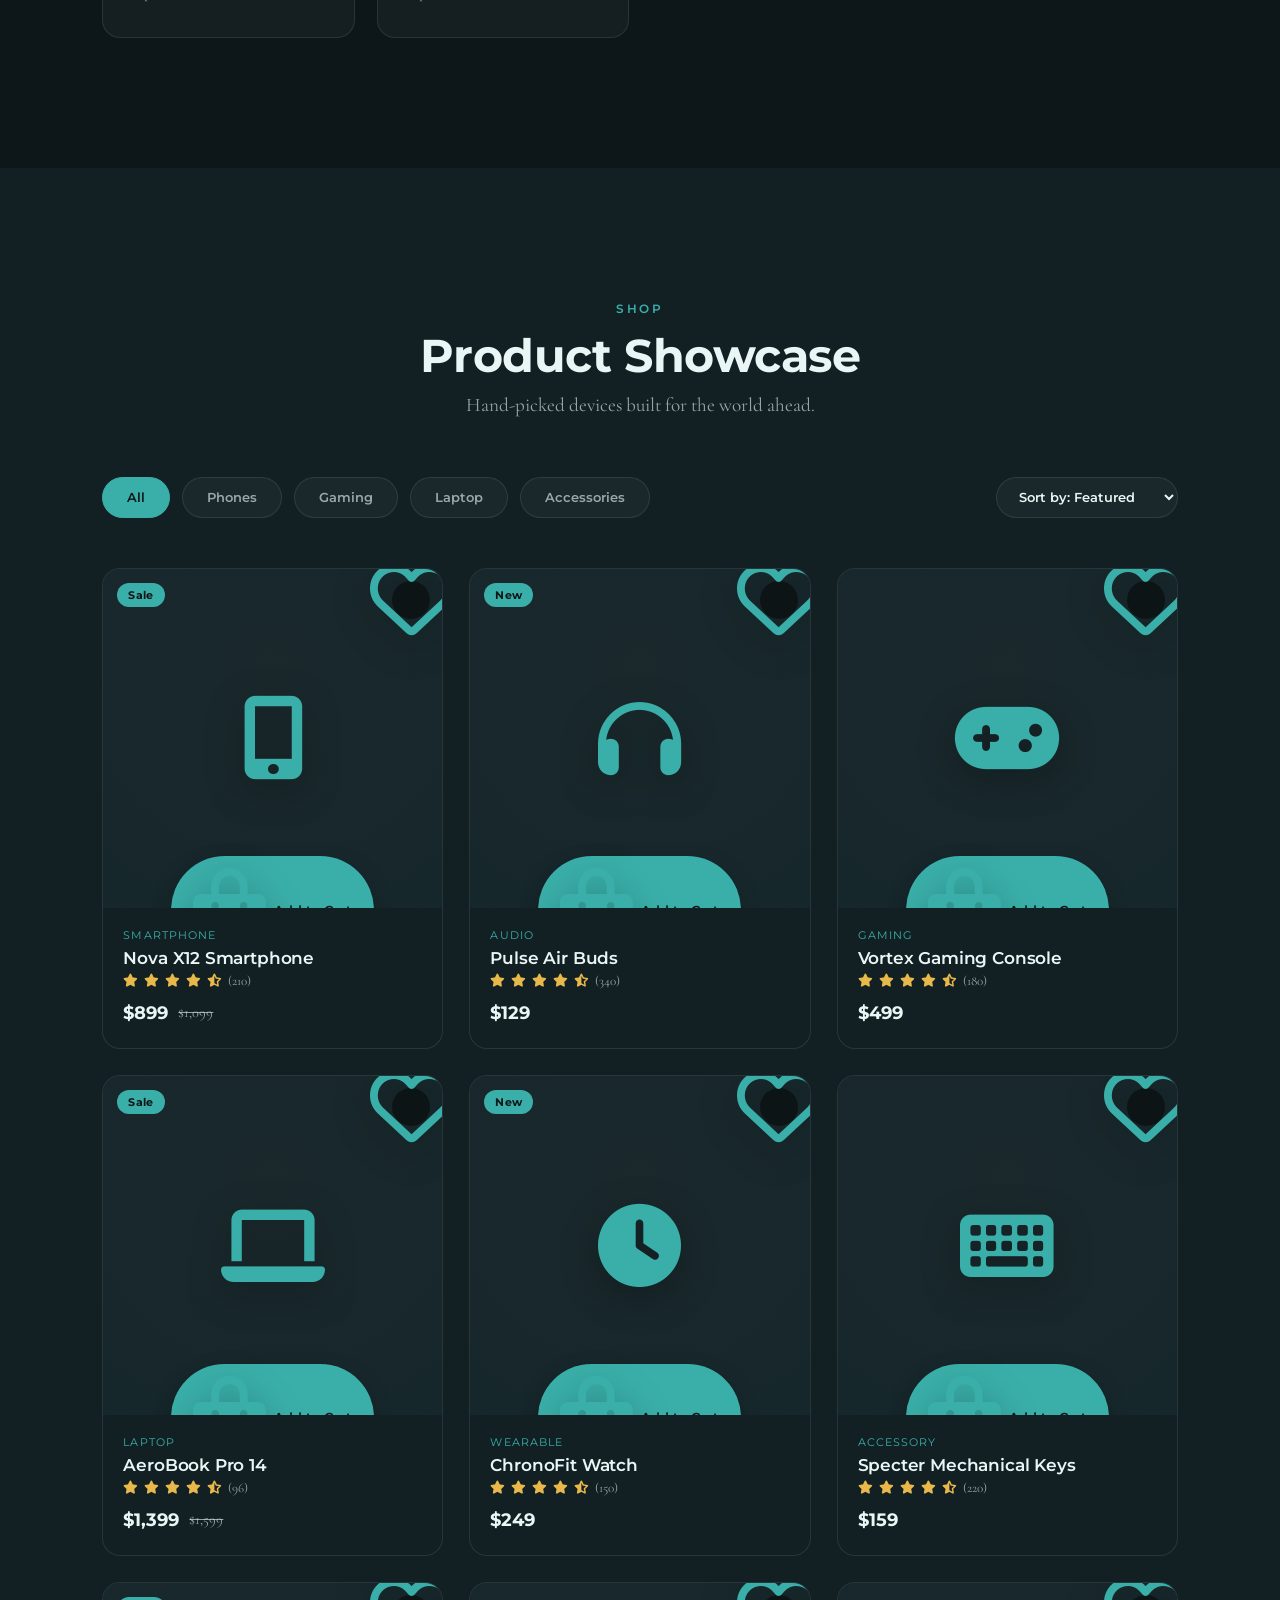
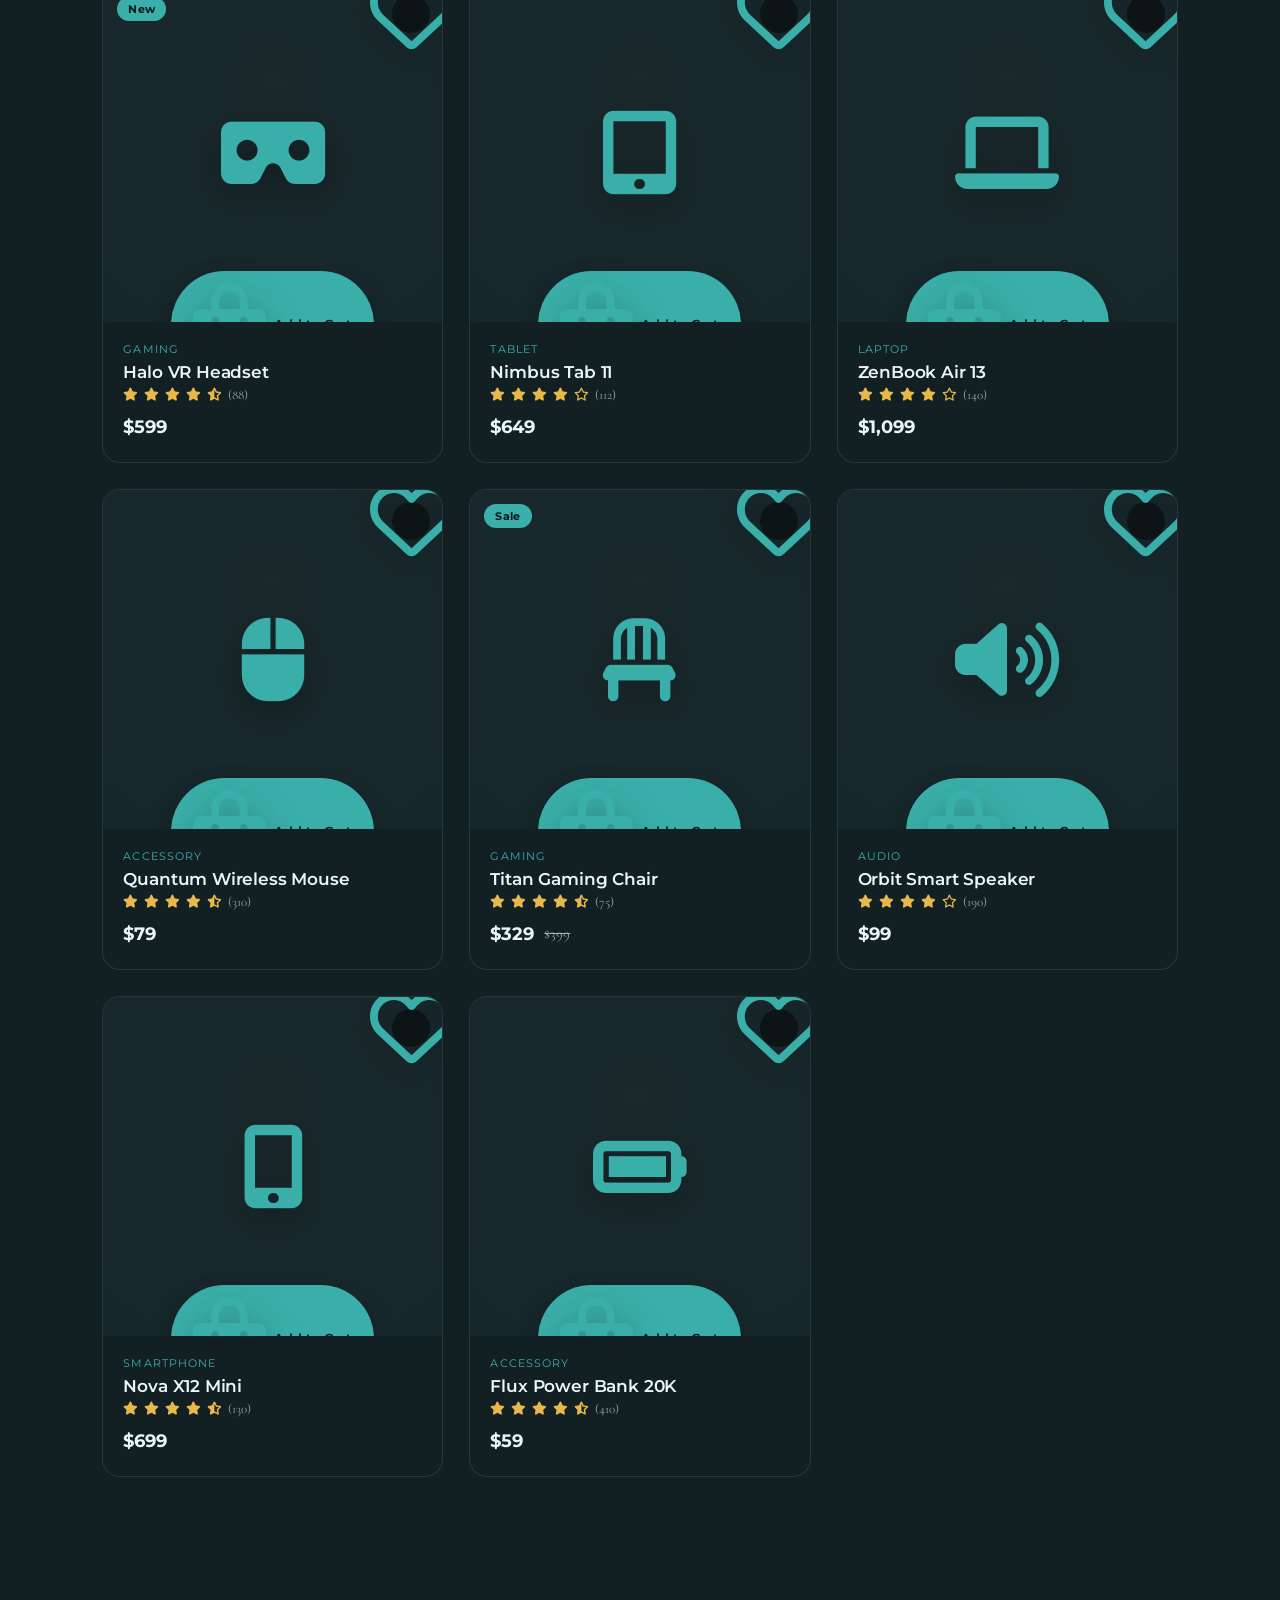
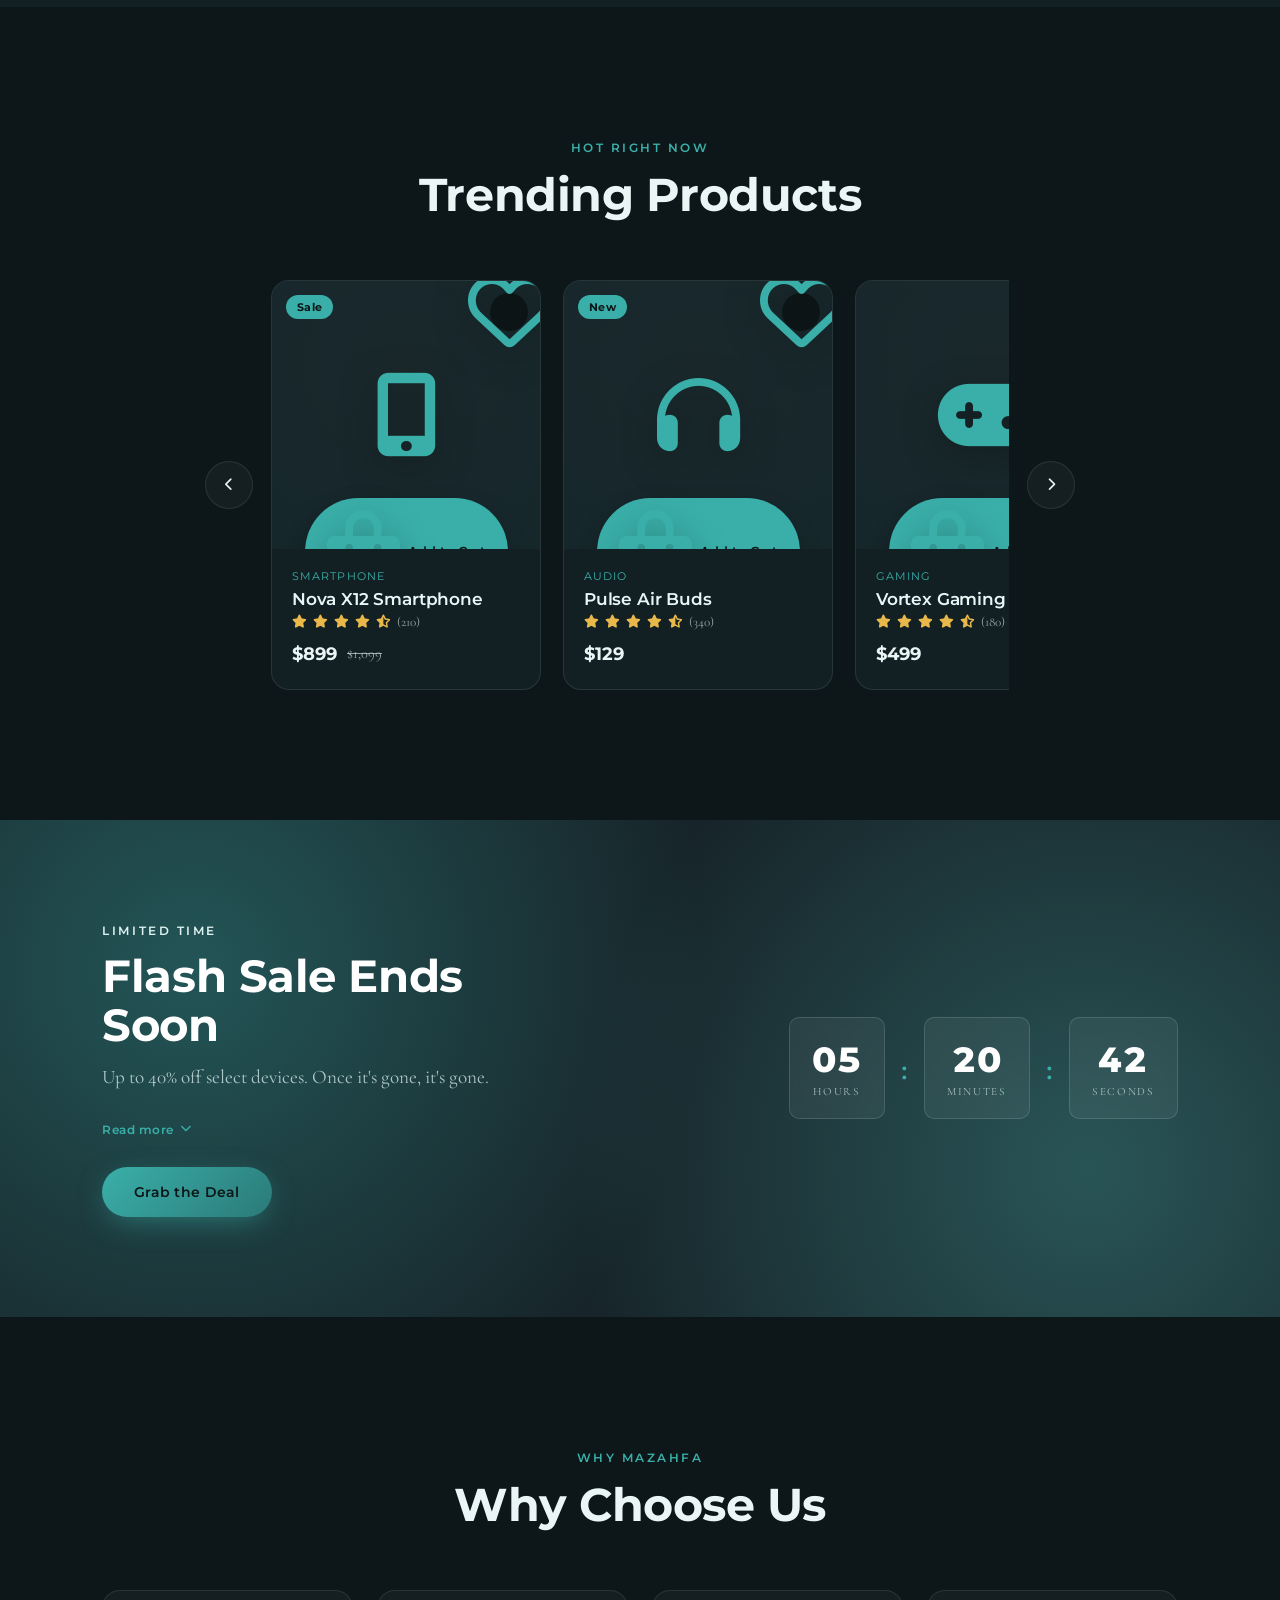
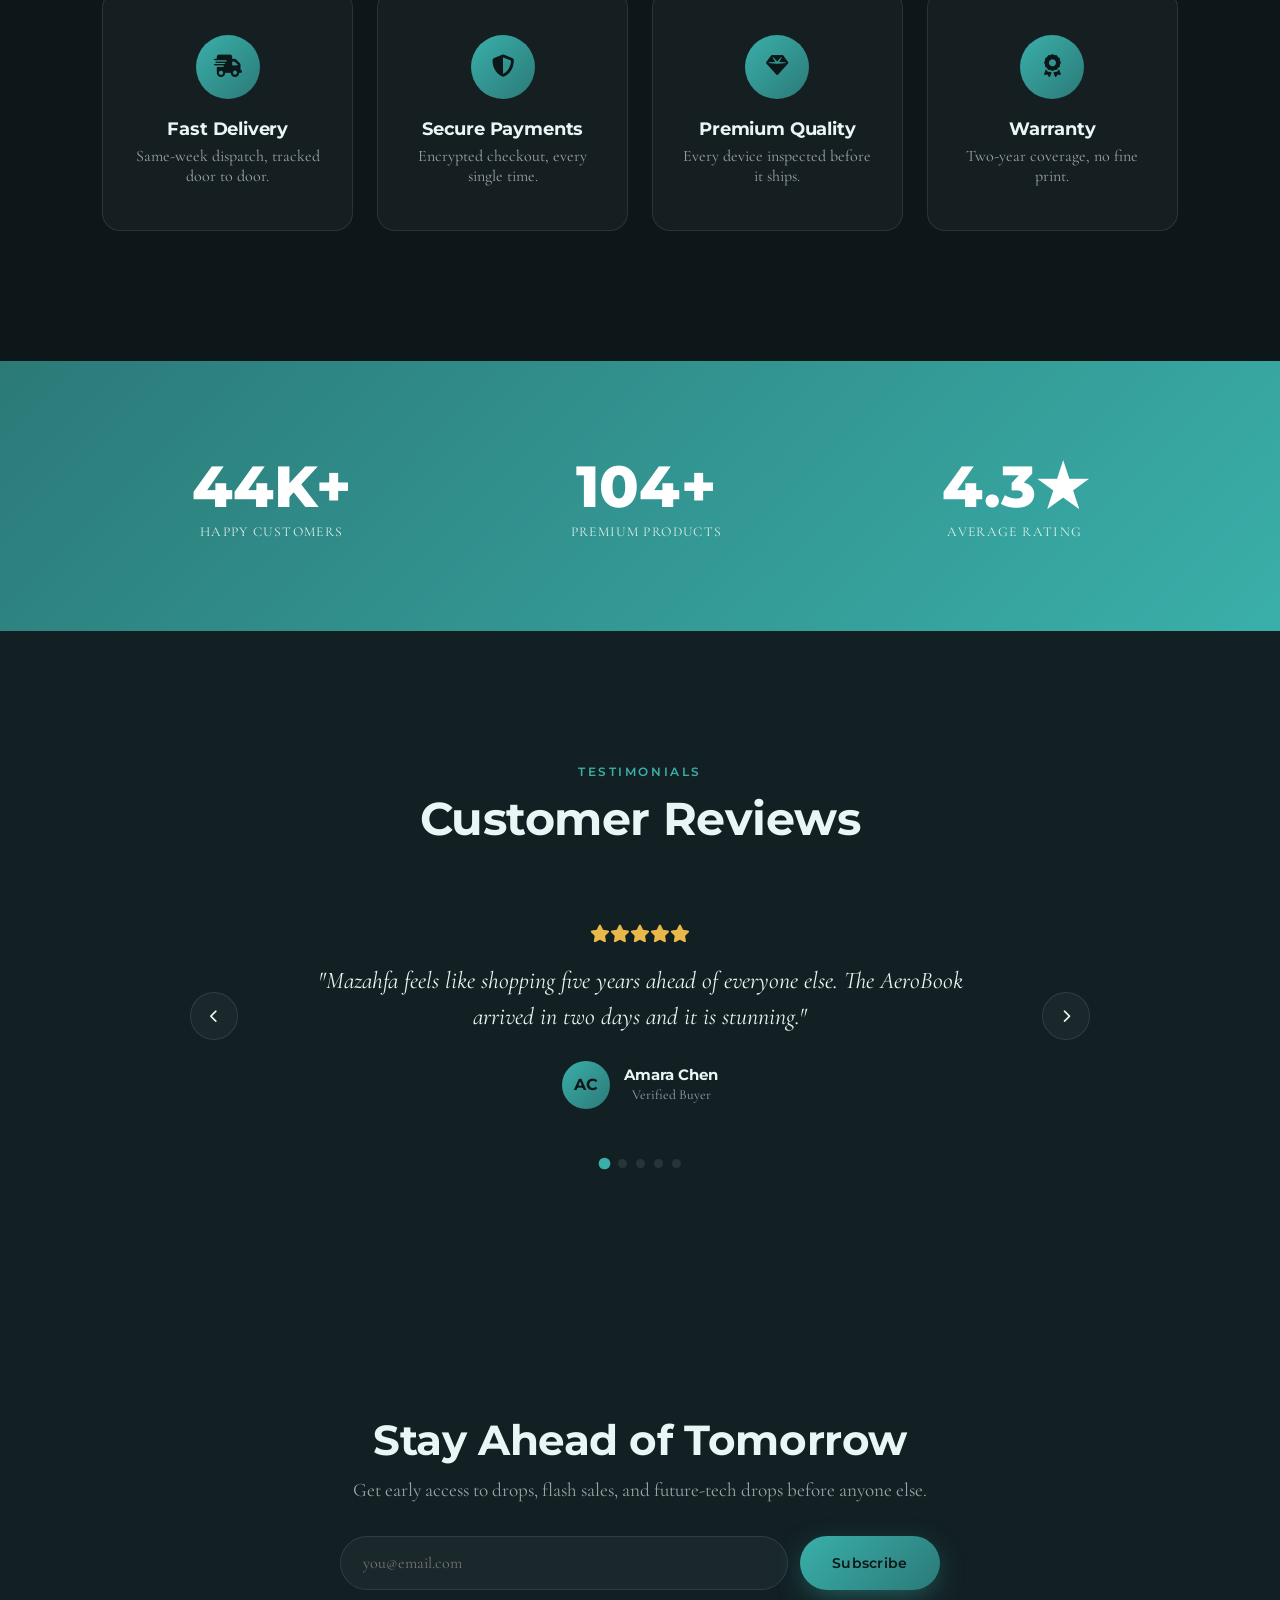
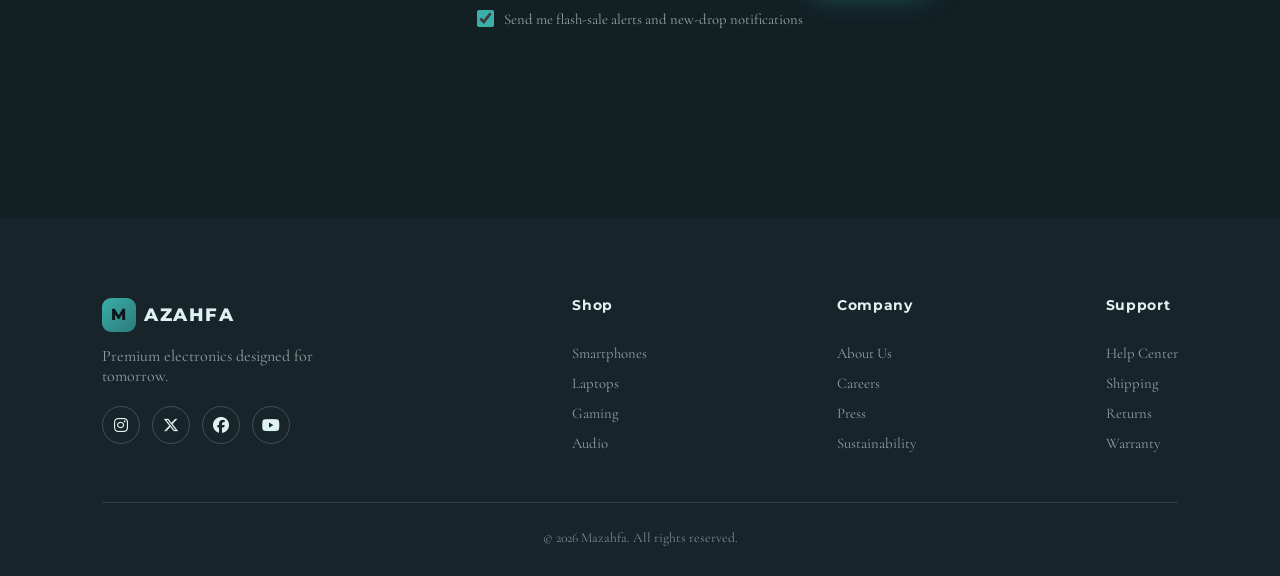
<file: Week3-Mazahfa/index.html>
<!DOCTYPE html>
<html lang="en">
<head>
<meta charset="UTF-8">
<meta name="viewport" content="width=device-width, initial-scale=1.0">
<title>Mazahfa — The Future of Shopping</title>
<meta name="description" content="Mazahfa is a futuristic e-commerce experience for premium electronics designed for tomorrow.">

<!-- Fonts -->
<link rel="preconnect" href="https://fonts.googleapis.com">
<link rel="preconnect" href="https://fonts.gstatic.com" crossorigin>
<link href="https://fonts.googleapis.com/css2?family=Montserrat:wght@400;500;600;700;800&family=Cormorant+Garamond:ital,wght@0,400;0,500;0,600;1,400&display=swap" rel="stylesheet">

<!-- Icons -->
<link rel="stylesheet" href="https://cdnjs.cloudflare.com/ajax/libs/font-awesome/6.5.1/css/all.min.css">

<!-- Styles -->
<link rel="stylesheet" href="css/style.css">
</head>
<body data-theme="dark">

<!-- ============ LOADING SCREEN ============ -->
<div class="loader" id="loader">
  <div class="loader-inner">
    <svg class="loader-logo" viewBox="0 0 120 120" width="90" height="90">
      <circle cx="60" cy="60" r="46" fill="none" stroke="var(--teal)" stroke-width="2" opacity="0.25"/>
      <circle class="loader-ring" cx="60" cy="60" r="46" fill="none" stroke="var(--teal)" stroke-width="2.5" stroke-linecap="round"/>
      <text x="60" y="68" text-anchor="middle" class="loader-mark">M</text>
    </svg>
    <div class="loader-word">MAZAHFA</div>
    <div class="loader-bar-track"><div class="loader-bar-fill" id="loaderFill"></div></div>
    <div class="loader-pct" id="loaderPct">0%</div>
  </div>
</div>

<!-- ============ SCROLL PROGRESS ============ -->
<div class="scroll-progress"><div class="scroll-progress-fill" id="scrollProgress"></div></div>

<!-- ============ CURSOR GLOW ============ -->
<div class="cursor-glow" id="cursorGlow"></div>
<div class="cursor-dot" id="cursorDot"></div>

<!-- ============ TOAST CONTAINER ============ -->
<div class="toast-container" id="toastContainer"></div>

<!-- ============ SEARCH OVERLAY ============ -->
<div class="search-overlay" id="searchOverlay">
  <button class="search-close" id="searchClose" aria-label="Close search"><i class="fa-solid fa-xmark"></i></button>
  <div class="search-overlay-inner">
    <i class="fa-solid fa-magnifying-glass search-overlay-icon"></i>
    <input type="text" id="searchInput" class="search-overlay-input" placeholder="Search products, e.g. headphones..." autocomplete="off">
  </div>
  <div class="search-results" id="searchResults"></div>
</div>

<!-- ============ NAVBAR ============ -->
<header class="navbar" id="navbar">
  <div class="navbar-inner">
    <a href="#top" class="logo">
      <span class="logo-mark">M</span>AZAHFA
    </a>

    <nav class="nav-links" id="navLinks">
      <a href="#categories">Categories</a>
      <a href="#products">Shop</a>
      <a href="#trending">Trending</a>
      <a href="#reviews">Reviews</a>
      <a href="#newsletter">Contact</a>
    </nav>

    <div class="navbar-actions">
      <button class="icon-btn" id="searchBtn" aria-label="Search"><i class="fa-solid fa-magnifying-glass"></i></button>

      <div class="theme-switch" id="themeSwitch">
        <button class="theme-opt active" data-theme-opt="dark" aria-label="Dark theme"><i class="fa-solid fa-moon"></i></button>
        <button class="theme-opt" data-theme-opt="light" aria-label="Light theme"><i class="fa-solid fa-sun"></i></button>
        <button class="theme-opt" data-theme-opt="cyber" aria-label="Cyber theme"><i class="fa-solid fa-bolt"></i></button>
      </div>

      <button class="icon-btn" id="wishlistBtn" aria-label="Wishlist">
        <i class="fa-regular fa-heart"></i>
        <span class="badge" id="wishlistCount">0</span>
      </button>

      <button class="icon-btn" id="cartBtn" aria-label="Cart">
        <i class="fa-solid fa-bag-shopping"></i>
        <span class="badge" id="cartCount">0</span>
      </button>

      <button class="mobile-toggle" id="mobileToggle" aria-label="Menu">
        <span></span><span></span><span></span>
      </button>
    </div>
  </div>
</header>

<!-- ============ CART DRAWER ============ -->
<aside class="drawer" id="cartDrawer">
  <div class="drawer-header">
    <h3>Your Bag</h3>
    <button class="icon-btn" id="cartClose" aria-label="Close cart"><i class="fa-solid fa-xmark"></i></button>
  </div>
  <div class="drawer-items" id="cartItems">
    <p class="drawer-empty">Your bag is empty. Time to explore the future.</p>
  </div>
  <div class="drawer-footer">
    <div class="drawer-total"><span>Total</span><span id="cartTotal">$0.00</span></div>
    <button class="btn btn-primary btn-full" id="checkoutBtn">Checkout</button>
  </div>
</aside>
<div class="drawer-overlay" id="drawerOverlay"></div>

<main id="top">

<!-- ============ HERO ============ -->
<section class="hero" id="hero">
  <canvas class="hero-canvas" id="heroCanvas"></canvas>
  <div class="hero-glow" id="heroGlow"></div>
  <div class="hero-grid"></div>

  <div class="hero-content">
    <span class="eyebrow reveal">Premium Electronics · 2026 Collection</span>
    <h1 class="hero-title">
      <span class="reveal">Discover the</span>
      <span class="reveal hero-title-accent">Future of Shopping</span>
    </h1>
    <p class="hero-subtitle reveal">Premium electronics designed for tomorrow — engineered with obsessive detail, delivered to your door.</p>
    <div class="hero-actions reveal">
      <button class="btn btn-primary magnetic" data-scroll="#products">Shop Now <i class="fa-solid fa-arrow-right"></i></button>
      <button class="btn btn-ghost magnetic" data-scroll="#categories">Explore Collection</button>
    </div>
  </div>

  <div class="hero-scroll-cue">
    <span>Scroll</span>
    <div class="mouse-icon"><div class="mouse-wheel"></div></div>
  </div>
</section>

<!-- ============ FEATURED CATEGORIES ============ -->
<section class="section" id="categories">
  <div class="section-head reveal">
    <span class="eyebrow">Browse</span>
    <h2>Featured Categories</h2>
    <p>Six worlds of tomorrow's technology, one storefront.</p>
  </div>

  <div class="category-grid" id="categoryGrid">
    <!-- injected by JS -->
  </div>
</section>

<!-- ============ PRODUCT SHOWCASE ============ -->
<section class="section section-alt" id="products">
  <div class="section-head reveal">
    <span class="eyebrow">Shop</span>
    <h2>Product Showcase</h2>
    <p>Hand-picked devices built for the world ahead.</p>
  </div>

  <div class="filter-bar reveal" id="filterBar">
    <button class="filter-btn active" data-filter="all">All</button>
    <button class="filter-btn" data-filter="phones">Phones</button>
    <button class="filter-btn" data-filter="gaming">Gaming</button>
    <button class="filter-btn" data-filter="laptop">Laptop</button>
    <button class="filter-btn" data-filter="accessories">Accessories</button>

    <select class="sort-select" id="sortSelect" aria-label="Sort products">
      <option value="default">Sort by: Featured</option>
      <option value="price-asc">Price: Low to High</option>
      <option value="price-desc">Price: High to Low</option>
      <option value="rating-desc">Top Rated</option>
    </select>
  </div>

  <div class="product-grid" id="productGrid">
    <!-- injected by JS -->
  </div>
</section>

<!-- ============ TRENDING SLIDER ============ -->
<section class="section" id="trending">
  <div class="section-head reveal">
    <span class="eyebrow">Hot Right Now</span>
    <h2>Trending Products</h2>
  </div>

  <div class="slider-wrap reveal">
    <button class="slider-arrow slider-prev" id="sliderPrev" aria-label="Previous"><i class="fa-solid fa-chevron-left"></i></button>
    <div class="slider-track-viewport">
      <div class="slider-track" id="sliderTrack"><!-- injected by JS --></div>
    </div>
    <button class="slider-arrow slider-next" id="sliderNext" aria-label="Next"><i class="fa-solid fa-chevron-right"></i></button>
  </div>
</section>

<!-- ============ FLASH SALE ============ -->
<section class="flash-sale">
  <div class="flash-sale-bg"></div>
  <div class="flash-sale-inner reveal">
    <div class="flash-sale-text">
      <span class="eyebrow eyebrow-light">Limited Time</span>
      <h2>Flash Sale Ends Soon</h2>
      <p>Up to 40% off select devices. Once it's gone, it's gone.</p>
      <p class="flash-sale-extra" id="flashExtra" hidden>All flash-sale items ship free worldwide and include our standard two-year warranty, at no extra cost.</p>
      <button class="read-more-btn" id="readMoreBtn">Read more <i class="fa-solid fa-chevron-down"></i></button>
      <div class="flash-sale-actions">
        <button class="btn btn-primary magnetic" data-scroll="#products">Grab the Deal</button>
      </div>
    </div>
    <div class="countdown" id="countdown">
      <div class="countdown-unit"><span id="cdHours">05</span><label>Hours</label></div>
      <div class="countdown-sep">:</div>
      <div class="countdown-unit"><span id="cdMinutes">20</span><label>Minutes</label></div>
      <div class="countdown-sep">:</div>
      <div class="countdown-unit"><span id="cdSeconds">45</span><label>Seconds</label></div>
    </div>
  </div>
</section>

<!-- ============ WHY CHOOSE US ============ -->
<section class="section" id="why">
  <div class="section-head reveal">
    <span class="eyebrow">Why Mazahfa</span>
    <h2>Why Choose Us</h2>
  </div>

  <div class="why-grid">
    <div class="why-card reveal">
      <div class="why-icon"><i class="fa-solid fa-truck-fast"></i></div>
      <h3>Fast Delivery</h3>
      <p>Same-week dispatch, tracked door to door.</p>
    </div>
    <div class="why-card reveal">
      <div class="why-icon"><i class="fa-solid fa-shield-halved"></i></div>
      <h3>Secure Payments</h3>
      <p>Encrypted checkout, every single time.</p>
    </div>
    <div class="why-card reveal">
      <div class="why-icon"><i class="fa-solid fa-gem"></i></div>
      <h3>Premium Quality</h3>
      <p>Every device inspected before it ships.</p>
    </div>
    <div class="why-card reveal">
      <div class="why-icon"><i class="fa-solid fa-award"></i></div>
      <h3>Warranty</h3>
      <p>Two-year coverage, no fine print.</p>
    </div>
  </div>
</section>

<!-- ============ ANIMATED STATS ============ -->
<section class="stats">
  <div class="stats-inner">
    <div class="stat reveal">
      <span class="stat-number" data-count="50" data-suffix="K+">0</span>
      <label>Happy Customers</label>
    </div>
    <div class="stat reveal">
      <span class="stat-number" data-count="120" data-suffix="+">0</span>
      <label>Premium Products</label>
    </div>
    <div class="stat reveal">
      <span class="stat-number" data-count="4.9" data-decimal="1" data-suffix="★">0</span>
      <label>Average Rating</label>
    </div>
  </div>
</section>

<!-- ============ CUSTOMER REVIEWS ============ -->
<section class="section section-alt" id="reviews">
  <div class="section-head reveal">
    <span class="eyebrow">Testimonials</span>
    <h2>Customer Reviews</h2>
  </div>

  <div class="review-wrap reveal">
    <button class="slider-arrow review-prev" id="reviewPrev" aria-label="Previous review"><i class="fa-solid fa-chevron-left"></i></button>
    <div class="review-viewport">
      <div class="review-track" id="reviewTrack"><!-- injected by JS --></div>
    </div>
    <button class="slider-arrow review-next" id="reviewNext" aria-label="Next review"><i class="fa-solid fa-chevron-right"></i></button>
  </div>
  <div class="review-dots" id="reviewDots"></div>
</section>

<!-- ============ NEWSLETTER ============ -->
<section class="newsletter" id="newsletter">
  <div class="newsletter-inner reveal">
    <h2>Stay Ahead of Tomorrow</h2>
    <p>Get early access to drops, flash sales, and future-tech drops before anyone else.</p>
    <form class="newsletter-form" id="newsletterForm">
      <input type="email" id="newsletterEmail" placeholder="you@email.com" required>
      <button type="submit" class="btn btn-primary magnetic">Subscribe</button>
    </form>
    <label class="checkbox-row">
      <input type="checkbox" id="promoCheckbox" checked>
      <span>Send me flash-sale alerts and new-drop notifications</span>
    </label>
    <p class="newsletter-msg" id="newsletterMsg"></p>
  </div>
</section>

</main>

<!-- ============ FOOTER ============ -->
<footer class="footer">
  <div class="footer-inner">
    <div class="footer-brand">
      <a href="#top" class="logo"><span class="logo-mark">M</span>AZAHFA</a>
      <p>Premium electronics designed for tomorrow.</p>
      <div class="footer-social">
        <a href="#" aria-label="Instagram"><i class="fa-brands fa-instagram"></i></a>
        <a href="#" aria-label="Twitter"><i class="fa-brands fa-x-twitter"></i></a>
        <a href="#" aria-label="Facebook"><i class="fa-brands fa-facebook"></i></a>
        <a href="#" aria-label="YouTube"><i class="fa-brands fa-youtube"></i></a>
      </div>
    </div>

    <div class="footer-col">
      <h4>Shop</h4>
      <a href="#products">Smartphones</a>
      <a href="#products">Laptops</a>
      <a href="#products">Gaming</a>
      <a href="#products">Audio</a>
    </div>

    <div class="footer-col">
      <h4>Company</h4>
      <a href="#">About Us</a>
      <a href="#">Careers</a>
      <a href="#">Press</a>
      <a href="#">Sustainability</a>
    </div>

    <div class="footer-col">
      <h4>Support</h4>
      <a href="#">Help Center</a>
      <a href="#">Shipping</a>
      <a href="#">Returns</a>
      <a href="#">Warranty</a>
    </div>
  </div>
  <div class="footer-bottom">
    <p>&copy; 2026 Mazahfa. All rights reserved.</p>
  </div>
</footer>

<!-- ============ FLOATING ACTION BUTTON ============ -->
<button class="fab" id="fabTop" aria-label="Back to top">
  <svg class="fab-ring" viewBox="0 0 44 44"><circle cx="22" cy="22" r="20"/></svg>
  <i class="fa-solid fa-arrow-up"></i>
</button>

<script src="js/script.js"></script>
</body>
</html>
</file>
<file: Week3-Mazahfa/css/style.css>
/* ==========================================================================
   MAZAHFA — Futuristic E-Commerce Experience
   Stylesheet
   ========================================================================== */

/* ---------- Theme tokens ---------- */
:root{
  --white:#FFFFFF;
  --mist:#DEF2F1;
  --teal:#3AAFA9;
  --teal-dark:#2B7A78;
  --ink:#17252A;

  --radius-sm:10px;
  --radius-md:18px;
  --radius-lg:28px;
  --ease:cubic-bezier(.16,.84,.44,1);
  --dur:.6s;

  --font-head:'Montserrat', sans-serif;
  --font-body:'Cormorant Garamond', serif;

  --shadow-glow: 0 0 40px rgba(58,175,169,.35);
}

/* Dark theme (default) */
body[data-theme="dark"]{
  --bg:#0d1618;
  --bg-elev:#122024;
  --bg-elev-2:#16272b;
  --surface: rgba(222,242,241,.04);
  --surface-border: rgba(222,242,241,.1);
  --text:#EAF6F5;
  --text-dim: rgba(234,246,245,.62);
  --accent: var(--teal);
  --accent-2: var(--teal-dark);
  --neon: #5FE3DC;
}

/* Light theme */
body[data-theme="light"]{
  --bg:#FFFFFF;
  --bg-elev:#F5FBFB;
  --bg-elev-2:#DEF2F1;
  --surface: rgba(23,37,42,.03);
  --surface-border: rgba(23,37,42,.1);
  --text:#17252A;
  --text-dim: rgba(23,37,42,.62);
  --accent: var(--teal-dark);
  --accent-2: var(--teal);
  --neon: #2B7A78;
}

/* Cyber theme */
body[data-theme="cyber"]{
  --bg:#060b0c;
  --bg-elev:#0a1315;
  --bg-elev-2:#0f1c1e;
  --surface: rgba(95,227,220,.05);
  --surface-border: rgba(95,227,220,.22);
  --text:#E9FFFC;
  --text-dim: rgba(233,255,252,.6);
  --accent:#5FE3DC;
  --accent-2:#3AAFA9;
  --neon:#7CFFF3;
  --shadow-glow: 0 0 60px rgba(95,227,220,.5);
}

/* ---------- Reset ---------- */
*,*::before,*::after{box-sizing:border-box; margin:0; padding:0;}
html{scroll-behavior:smooth;}
@media (prefers-reduced-motion: reduce){
  html{scroll-behavior:auto;}
  *,*::before,*::after{animation-duration:.001ms !important; animation-iteration-count:1 !important; transition-duration:.001ms !important; scroll-behavior:auto !important;}
}
body{
  font-family:var(--font-body);
  background:var(--bg);
  color:var(--text);
  overflow-x:hidden;
  transition:background var(--dur) var(--ease), color var(--dur) var(--ease);
  cursor:default;
}
img{max-width:100%; display:block;}
a{color:inherit; text-decoration:none;}
button{font-family:inherit; cursor:pointer; border:none; background:none; color:inherit;}
input{font-family:inherit;}
ul{list-style:none;}
h1,h2,h3,h4{font-family:var(--font-head); line-height:1.1; font-weight:700; letter-spacing:-.01em;}
::selection{background:var(--accent); color:var(--bg);}

::-webkit-scrollbar{width:10px;}
::-webkit-scrollbar-track{background:var(--bg-elev);}
::-webkit-scrollbar-thumb{background:var(--accent-2); border-radius:10px;}

/* ---------- Utility ---------- */
.eyebrow{
  display:inline-block; font-family:var(--font-head); font-size:.72rem; font-weight:600;
  letter-spacing:.22em; text-transform:uppercase; color:var(--accent); margin-bottom:14px;
}
.eyebrow-light{ color:var(--mist); }

.btn{
  font-family:var(--font-head); font-weight:600; font-size:.88rem; letter-spacing:.02em;
  padding:16px 32px; border-radius:100px; display:inline-flex; align-items:center; gap:10px;
  transition:transform .35s var(--ease), box-shadow .35s var(--ease), background .35s var(--ease), color .35s var(--ease);
  position:relative; will-change:transform;
}
.btn-primary{
  background:linear-gradient(135deg, var(--accent), var(--accent-2));
  color:var(--bg);
  box-shadow:0 8px 30px -8px rgba(58,175,169,.6);
}
.btn-primary:hover{ transform:translateY(-3px); box-shadow:0 14px 40px -8px rgba(58,175,169,.8); }
.btn-ghost{
  background:transparent; color:var(--text); border:1.5px solid var(--surface-border);
  backdrop-filter:blur(6px);
}
.btn-ghost:hover{ border-color:var(--accent); color:var(--accent); transform:translateY(-3px); }
.btn-full{ width:100%; justify-content:center; }

.section{ padding:130px 8vw; position:relative; }
.section-alt{ background:var(--bg-elev); }
.section-head{ max-width:640px; margin:0 auto 60px; text-align:center; }
.section-head h2{ font-size:clamp(2rem,4vw,2.9rem); margin-bottom:12px; }
.section-head p{ color:var(--text-dim); font-size:1.2rem; }

/* ---------- Reveal animations ---------- */
.reveal{ opacity:0; transform:translateY(36px); transition:opacity .9s var(--ease), transform .9s var(--ease); }
.reveal.in{ opacity:1; transform:translateY(0); }
.reveal-left{ transform:translateX(-50px); }
.reveal-left.in{ transform:translateX(0); }
.reveal-zoom{ transform:scale(.86); }
.reveal-zoom.in{ transform:scale(1); }
.reveal-rotate{ transform:rotate(-4deg) translateY(30px); }
.reveal-rotate.in{ transform:rotate(0) translateY(0); }

/* ==========================================================================
   LOADER
   ========================================================================== */
.loader{
  position:fixed; inset:0; z-index:9999; background:var(--ink);
  display:flex; align-items:center; justify-content:center;
  transition:opacity .7s var(--ease), visibility .7s var(--ease);
}
.loader.hide{ opacity:0; visibility:hidden; pointer-events:none; }
.loader-inner{ display:flex; flex-direction:column; align-items:center; gap:14px; }
.loader-logo{ display:block; }
.loader-ring{ stroke-dasharray:290; stroke-dashoffset:290; transform-origin:60px 60px; animation:loader-spin 1.4s linear infinite; }
.loader-mark{ font-family:var(--font-head); font-weight:800; font-size:34px; fill:var(--mist); }
@keyframes loader-spin{
  0%{ stroke-dashoffset:290; transform:rotate(0deg); }
  50%{ stroke-dashoffset:70; }
  100%{ stroke-dashoffset:290; transform:rotate(360deg); }
}
.loader-word{ font-family:var(--font-head); letter-spacing:.4em; font-size:.85rem; color:var(--mist); margin-top:6px; }
.loader-bar-track{ width:200px; height:2px; background:rgba(222,242,241,.15); border-radius:2px; overflow:hidden; margin-top:10px; }
.loader-bar-fill{ height:100%; width:0%; background:linear-gradient(90deg, var(--teal), var(--mist)); transition:width .2s ease; }
.loader-pct{ font-family:var(--font-head); font-size:.75rem; color:var(--teal); letter-spacing:.1em; }

/* ==========================================================================
   SCROLL PROGRESS
   ========================================================================== */
.scroll-progress{ position:fixed; top:0; left:0; width:100%; height:3px; z-index:1000; background:transparent; }
.scroll-progress-fill{ height:100%; width:0%; background:linear-gradient(90deg, var(--accent), var(--neon)); box-shadow:0 0 10px var(--accent); }

/* ==========================================================================
   CURSOR GLOW
   ========================================================================== */
.cursor-glow{
  position:fixed; top:0; left:0; width:420px; height:420px; border-radius:50%; pointer-events:none; z-index:2;
  background:radial-gradient(circle, rgba(58,175,169,.14), transparent 70%);
  transform:translate(-50%,-50%); transition:opacity .3s ease;
}
.cursor-dot{
  position:fixed; top:0; left:0; width:8px; height:8px; border-radius:50%; background:var(--accent);
  pointer-events:none; z-index:9998; transform:translate(-50%,-50%); mix-blend-mode:difference;
  transition:transform .15s ease, width .2s ease, height .2s ease;
}
@media (hover:none){ .cursor-glow, .cursor-dot{ display:none; } }

/* ==========================================================================
   TOASTS
   ========================================================================== */
.toast-container{ position:fixed; bottom:28px; right:28px; z-index:5000; display:flex; flex-direction:column; gap:12px; }
.toast{
  display:flex; align-items:center; gap:12px; background:var(--bg-elev-2); color:var(--text);
  border:1px solid var(--surface-border); padding:16px 20px; border-radius:var(--radius-sm);
  box-shadow:0 20px 50px -12px rgba(0,0,0,.4); font-family:var(--font-head); font-size:.85rem; font-weight:600;
  transform:translateX(120%); opacity:0; transition:transform .5s var(--ease), opacity .5s var(--ease);
  min-width:260px;
}
.toast.show{ transform:translateX(0); opacity:1; }
.toast i{ color:var(--accent); font-size:1.1rem; }

/* ==========================================================================
   SEARCH OVERLAY
   ========================================================================== */
.search-overlay{
  position:fixed; inset:0; z-index:4000; background:color-mix(in srgb, var(--bg) 92%, transparent);
  backdrop-filter:blur(16px); display:flex; flex-direction:column; align-items:center;
  padding:120px 8vw 40px; opacity:0; visibility:hidden; transition:opacity .45s var(--ease), visibility .45s var(--ease);
}
.search-overlay.open{ opacity:1; visibility:visible; }
.search-close{ position:absolute; top:32px; right:32px; font-size:1.4rem; color:var(--text); transition:transform .3s var(--ease), color .3s; }
.search-close:hover{ color:var(--accent); transform:rotate(90deg); }
.search-overlay-inner{ display:flex; align-items:center; gap:16px; width:min(720px,90vw); border-bottom:2px solid var(--surface-border); padding-bottom:18px; }
.search-overlay-icon{ font-size:1.4rem; color:var(--accent); }
.search-overlay-input{
  flex:1; background:transparent; border:none; outline:none; color:var(--text);
  font-family:var(--font-head); font-size:clamp(1.2rem,3vw,1.8rem); font-weight:500;
}
.search-overlay-input::placeholder{ color:var(--text-dim); }
.search-results{ width:min(720px,90vw); margin-top:34px; display:flex; flex-direction:column; gap:2px; max-height:50vh; overflow-y:auto; }
.search-result-item{
  display:flex; align-items:center; justify-content:space-between; padding:16px 6px;
  border-bottom:1px solid var(--surface-border); transition:padding-left .3s var(--ease);
}
.search-result-item:hover{ padding-left:14px; color:var(--accent); }
.search-empty{ color:var(--text-dim); padding:16px 6px; font-size:1.1rem; }

/* ==========================================================================
   NAVBAR
   ========================================================================== */
.navbar{
  position:fixed; top:0; left:0; width:100%; z-index:3000;
  transition:background .4s var(--ease), backdrop-filter .4s var(--ease), box-shadow .4s var(--ease), border-color .4s var(--ease);
  border-bottom:1px solid transparent;
}
.navbar.solid{
  background:color-mix(in srgb, var(--bg) 78%, transparent);
  backdrop-filter:blur(18px);
  border-bottom-color:var(--surface-border);
  box-shadow:0 10px 40px -20px rgba(0,0,0,.5);
}
.navbar-inner{
  display:flex; align-items:center; justify-content:space-between;
  padding:22px 8vw; max-width:1600px; margin:0 auto;
}
.navbar.solid .navbar-inner{ padding:15px 8vw; }
.logo{
  font-family:var(--font-head); font-weight:800; font-size:1.15rem; letter-spacing:.08em;
  display:flex; align-items:center; gap:8px;
}
.logo-mark{
  width:34px; height:34px; border-radius:9px; display:inline-flex; align-items:center; justify-content:center;
  background:linear-gradient(135deg, var(--accent), var(--accent-2)); color:var(--bg); font-size:1rem;
}
.nav-links{ display:flex; gap:38px; }
.nav-links a{
  font-family:var(--font-head); font-size:.83rem; font-weight:600; letter-spacing:.03em; color:var(--text-dim);
  position:relative; padding:4px 0; transition:color .3s;
}
.nav-links a::after{
  content:''; position:absolute; left:0; bottom:-2px; width:0; height:1.5px; background:var(--accent); transition:width .35s var(--ease);
}
.nav-links a:hover{ color:var(--text); }
.nav-links a:hover::after{ width:100%; }

.navbar-actions{ display:flex; align-items:center; gap:8px; }
.icon-btn{
  position:relative; width:42px; height:42px; border-radius:50%; display:flex; align-items:center; justify-content:center;
  color:var(--text); font-size:1rem; transition:background .3s, color .3s, transform .3s;
}
.icon-btn:hover{ background:var(--surface); color:var(--accent); transform:translateY(-2px); }
.badge{
  position:absolute; top:0; right:0; background:var(--accent); color:var(--bg); font-size:.62rem; font-weight:700;
  width:17px; height:17px; border-radius:50%; display:flex; align-items:center; justify-content:center;
  font-family:var(--font-head); transform:scale(0); transition:transform .3s var(--ease);
}
.badge.show{ transform:scale(1); }

.theme-switch{ display:flex; background:var(--surface); border:1px solid var(--surface-border); border-radius:100px; padding:3px; gap:2px; margin-right:4px; }
.theme-opt{ width:30px; height:30px; border-radius:50%; display:flex; align-items:center; justify-content:center; font-size:.78rem; color:var(--text-dim); transition:background .3s, color .3s; }
.theme-opt.active{ background:var(--accent); color:var(--bg); }

.mobile-toggle{ display:none; flex-direction:column; gap:5px; width:26px; }
.mobile-toggle span{ height:2px; width:100%; background:var(--text); border-radius:2px; transition:transform .35s var(--ease), opacity .35s; }
.mobile-toggle.open span:nth-child(1){ transform:translateY(7px) rotate(45deg); }
.mobile-toggle.open span:nth-child(2){ opacity:0; }
.mobile-toggle.open span:nth-child(3){ transform:translateY(-7px) rotate(-45deg); }

/* ==========================================================================
   CART DRAWER
   ========================================================================== */
.drawer{
  position:fixed; top:0; right:0; height:100%; width:min(420px,92vw); background:var(--bg-elev); z-index:5000;
  transform:translateX(100%); transition:transform .5s var(--ease); display:flex; flex-direction:column;
  border-left:1px solid var(--surface-border); box-shadow:-30px 0 60px -20px rgba(0,0,0,.4);
}
.drawer.open{ transform:translateX(0); }
.drawer-header{ display:flex; align-items:center; justify-content:space-between; padding:26px 26px; border-bottom:1px solid var(--surface-border); }
.drawer-header h3{ font-size:1.1rem; }
.drawer-items{ flex:1; overflow-y:auto; padding:20px 26px; display:flex; flex-direction:column; gap:18px; }
.drawer-empty{ color:var(--text-dim); font-size:1.1rem; margin-top:40px; text-align:center; }
.drawer-item{ display:flex; gap:14px; align-items:center; }
.drawer-item-thumb{
  width:64px; height:64px; border-radius:12px; flex-shrink:0; display:flex; align-items:center; justify-content:center;
  background:var(--surface); border:1px solid var(--surface-border); font-size:1.4rem; color:var(--accent);
}
.drawer-item-info{ flex:1; }
.drawer-item-info h5{ font-family:var(--font-head); font-size:.88rem; font-weight:600; margin-bottom:4px; }
.drawer-item-info span{ color:var(--text-dim); font-size:.85rem; }
.drawer-item-qty{ display:flex; align-items:center; gap:8px; margin-top:6px; }
.drawer-item-qty button{ width:22px; height:22px; border:1px solid var(--surface-border); border-radius:6px; font-size:.8rem; }
.drawer-item-remove{ color:var(--text-dim); font-size:.9rem; transition:color .3s; }
.drawer-item-remove:hover{ color:#e05c5c; }
.drawer-footer{ padding:22px 26px 28px; border-top:1px solid var(--surface-border); }
.drawer-total{ display:flex; justify-content:space-between; font-family:var(--font-head); font-weight:700; margin-bottom:16px; font-size:1.05rem; }
.drawer-overlay{
  position:fixed; inset:0; background:rgba(0,0,0,.5); z-index:4999; opacity:0; visibility:hidden; transition:opacity .4s, visibility .4s;
}
.drawer-overlay.open{ opacity:1; visibility:visible; }

/* ==========================================================================
   HERO
   ========================================================================== */
.hero{
  position:relative; min-height:100vh; display:flex; align-items:center; justify-content:center;
  overflow:hidden; padding:120px 8vw 60px; background:var(--ink);
}
body[data-theme="light"] .hero{ background:linear-gradient(180deg, var(--mist), var(--white)); }
.hero-canvas{ position:absolute; inset:0; width:100%; height:100%; }
.hero-grid{
  position:absolute; inset:0; opacity:.35; pointer-events:none;
  background-image:
    linear-gradient(rgba(58,175,169,.14) 1px, transparent 1px),
    linear-gradient(90deg, rgba(58,175,169,.14) 1px, transparent 1px);
  background-size:56px 56px;
  mask-image:radial-gradient(ellipse 70% 60% at 50% 40%, black, transparent 90%);
}
.hero-glow{
  position:absolute; width:600px; height:600px; border-radius:50%; pointer-events:none;
  background:radial-gradient(circle, rgba(58,175,169,.28), transparent 65%);
  top:20%; left:50%; transform:translate(-50%,-50%); filter:blur(10px);
  transition:top .4s ease, left .4s ease;
}
.hero-content{ position:relative; z-index:2; max-width:820px; text-align:center; }
.hero-title{ font-size:clamp(2.6rem,6.4vw,5.2rem); color:var(--mist); margin:14px 0 22px; }
body[data-theme="light"] .hero-title{ color:var(--ink); }
.hero-title span{ display:block; }
.hero-title-accent{ background:linear-gradient(120deg, var(--teal), var(--neon)); -webkit-background-clip:text; background-clip:text; color:transparent; }
.hero-subtitle{ font-size:1.35rem; color:rgba(222,242,241,.72); max-width:560px; margin:0 auto 40px; }
body[data-theme="light"] .hero-subtitle{ color:var(--ink); opacity:.65; }
.hero-actions{ display:flex; gap:18px; justify-content:center; flex-wrap:wrap; }
.hero .btn-ghost{ color:var(--mist); border-color:rgba(222,242,241,.25); }
body[data-theme="light"] .hero .btn-ghost{ color:var(--ink); border-color:rgba(23,37,42,.2); }

.hero-scroll-cue{
  position:absolute; bottom:38px; left:50%; transform:translateX(-50%); z-index:2;
  display:flex; flex-direction:column; align-items:center; gap:10px; color:rgba(222,242,241,.5);
  font-family:var(--font-head); font-size:.68rem; letter-spacing:.2em; text-transform:uppercase;
}
.mouse-icon{ width:22px; height:36px; border:1.5px solid rgba(222,242,241,.4); border-radius:12px; display:flex; justify-content:center; padding-top:6px; }
.mouse-wheel{ width:3px; height:7px; background:var(--teal); border-radius:2px; animation:mouse-scroll 1.8s infinite; }
@keyframes mouse-scroll{ 0%{ opacity:1; transform:translateY(0);} 70%{ opacity:0; transform:translateY(10px);} 100%{opacity:0;} }

/* ==========================================================================
   CATEGORIES
   ========================================================================== */
.category-grid{
  display:grid; grid-template-columns:repeat(auto-fit,minmax(220px,1fr)); gap:22px; max-width:1400px; margin:0 auto;
}
.category-card{
  position:relative; padding:36px 26px; border-radius:var(--radius-md); background:var(--surface);
  border:1px solid var(--surface-border); overflow:hidden; cursor:pointer;
  transition:transform .45s var(--ease), box-shadow .45s var(--ease), border-color .45s var(--ease);
  opacity:0; transform:translateY(30px);
}
.category-card.in{ opacity:1; transform:translateY(0); }
.category-card:hover{ transform:translateY(-10px); box-shadow:var(--shadow-glow); border-color:var(--accent); }
.category-icon{
  width:56px; height:56px; border-radius:16px; display:flex; align-items:center; justify-content:center;
  background:linear-gradient(135deg, var(--accent), var(--accent-2)); color:var(--bg); font-size:1.4rem; margin-bottom:20px;
  transition:transform .45s var(--ease);
}
.category-card:hover .category-icon{ transform:rotate(14deg) scale(1.08); }
.category-card h3{ font-size:1.15rem; margin-bottom:6px; }
.category-card p{ color:var(--text-dim); font-size:.95rem; }
.category-card .cat-count{ position:absolute; top:24px; right:26px; font-family:var(--font-head); font-size:.7rem; color:var(--text-dim); }

/* ==========================================================================
   FILTER BAR
   ========================================================================== */
.filter-bar{ display:flex; justify-content:center; gap:12px; flex-wrap:wrap; margin-bottom:50px; }
.filter-btn{
  padding:11px 24px; border-radius:100px; border:1px solid var(--surface-border); background:var(--surface);
  font-family:var(--font-head); font-size:.82rem; font-weight:600; color:var(--text-dim);
  transition:all .35s var(--ease);
}
.filter-btn:hover{ color:var(--text); border-color:var(--accent); }
.filter-btn.active{ background:var(--accent); color:var(--bg); border-color:var(--accent); }
.sort-select{
  margin-left:auto; padding:11px 18px; border-radius:100px; border:1px solid var(--surface-border); background:var(--surface);
  color:var(--text); font-family:var(--font-head); font-size:.8rem; font-weight:600; outline:none; cursor:pointer;
}
@media (max-width:640px){ .sort-select{ margin-left:0; width:100%; } }

/* ==========================================================================
   PRODUCT GRID / CARDS
   ========================================================================== */
.product-grid{
  display:grid; grid-template-columns:repeat(auto-fit,minmax(260px,1fr)); gap:26px; max-width:1400px; margin:0 auto;
}
.product-card{
  position:relative; background:var(--bg-elev); border:1px solid var(--surface-border); border-radius:var(--radius-md);
  overflow:hidden; transition:transform .1s linear, box-shadow .4s var(--ease), border-color .4s var(--ease), opacity .7s var(--ease);
  opacity:0; transform:translateY(30px); display:flex; flex-direction:column;
}
.product-card.in{ opacity:1; transform:translateY(0); }
.product-card.hidden-item{ display:none; }
.product-card:hover{ box-shadow:0 25px 60px -20px rgba(0,0,0,.4), var(--shadow-glow); border-color:var(--accent); }

.product-media{
  position:relative; aspect-ratio:1/1; display:flex; align-items:center; justify-content:center;
  background:radial-gradient(circle at 50% 30%, var(--surface), var(--bg-elev-2)); overflow:hidden;
}
.product-media svg{ width:58%; height:58%; transition:transform .6s var(--ease); filter:drop-shadow(0 10px 20px rgba(0,0,0,.25)); }
.product-card:hover .product-media svg{ transform:scale(1.12) rotate(-2deg); }
.product-media i{ font-size:5.2rem; color:var(--accent); transition:transform .6s var(--ease); filter:drop-shadow(0 10px 18px rgba(0,0,0,.25)); }
.product-card:hover .product-media i{ transform:scale(1.14) rotate(-3deg); }
.product-media::before{
  content:''; position:absolute; width:150%; height:150%; border-radius:50%;
  background:radial-gradient(circle, rgba(58,175,169,.18), transparent 60%); opacity:0; transition:opacity .5s ease;
}
.product-card:hover .product-media::before{ opacity:1; }
.product-badge{
  position:absolute; top:14px; left:14px; background:var(--accent); color:var(--bg); font-family:var(--font-head);
  font-size:.68rem; font-weight:700; padding:5px 11px; border-radius:100px; letter-spacing:.03em;
}
.product-wishlist{
  position:absolute; top:12px; right:12px; width:38px; height:38px; border-radius:50%; background:var(--bg);
  display:flex; align-items:center; justify-content:center; color:var(--text); font-size:1rem;
  transition:transform .3s var(--ease), color .3s; z-index:2;
}
.product-wishlist:hover{ transform:scale(1.12); }
.product-wishlist.active{ color:#e05c5c; }
.product-wishlist.active i{ font-weight:900; }
.product-actions{
  position:absolute; left:0; right:0; bottom:-70px; display:flex; justify-content:center; padding:14px;
  transition:bottom .4s var(--ease); z-index:2;
}
.product-card:hover .product-actions{ bottom:0; }
.product-info{ padding:20px 20px 24px; display:flex; flex-direction:column; gap:6px; flex:1; }
.product-cat{ font-family:var(--font-head); font-size:.68rem; letter-spacing:.1em; text-transform:uppercase; color:var(--accent); }
.product-info h4{ font-size:1.08rem; font-weight:600; font-family:var(--font-head); }
.product-rating{ color:#e8b94a; font-size:.82rem; display:flex; align-items:center; gap:6px; }
.product-rating span{ color:var(--text-dim); }
.product-price-row{ display:flex; align-items:center; gap:10px; margin-top:6px; }
.product-price{ font-family:var(--font-head); font-weight:700; font-size:1.15rem; }
.product-price-old{ text-decoration:line-through; color:var(--text-dim); font-size:.9rem; }
.add-to-cart-btn{
  background:var(--accent); color:var(--bg); font-family:var(--font-head); font-weight:600; font-size:.8rem;
  padding:12px 22px; border-radius:100px; display:flex; align-items:center; gap:8px; box-shadow:0 8px 24px -8px rgba(0,0,0,.5);
  transition:transform .3s var(--ease);
}
.add-to-cart-btn:hover{ transform:translateY(-2px) scale(1.03); }

/* ==========================================================================
   SLIDER (TRENDING)
   ========================================================================== */
.slider-wrap{ display:flex; align-items:center; gap:18px; max-width:1400px; margin:0 auto; padding:0 8vw; }
.slider-track-viewport{ overflow:hidden; flex:1; }
.slider-track{ display:flex; gap:22px; transition:transform .6s var(--ease); will-change:transform; }
.slider-track .product-card{ min-width:270px; opacity:1; transform:none; }
.slider-arrow, .review-prev, .review-next{
  width:48px; height:48px; border-radius:50%; border:1px solid var(--surface-border); background:var(--surface);
  display:flex; align-items:center; justify-content:center; flex-shrink:0; color:var(--text);
  transition:background .3s, color .3s, transform .3s;
}
.slider-arrow:hover, .review-prev:hover, .review-next:hover{ background:var(--accent); color:var(--bg); transform:scale(1.08); }

/* ==========================================================================
   FLASH SALE
   ========================================================================== */
.flash-sale{ position:relative; padding:100px 8vw; overflow:hidden; background:var(--ink); }
.flash-sale-bg{
  position:absolute; inset:0;
  background:
    radial-gradient(circle at 15% 30%, rgba(58,175,169,.35), transparent 45%),
    radial-gradient(circle at 85% 70%, rgba(95,227,220,.25), transparent 45%);
  animation:blob-shift 12s ease-in-out infinite alternate;
}
@keyframes blob-shift{ 0%{ transform:scale(1) translate(0,0); } 100%{ transform:scale(1.15) translate(-30px,20px); } }
.flash-sale-inner{
  position:relative; z-index:1; display:flex; align-items:center; justify-content:space-between; gap:50px;
  flex-wrap:wrap; max-width:1300px; margin:0 auto;
}
.flash-sale-text{ max-width:460px; color:var(--mist); }
.flash-sale-text h2{ font-size:clamp(2rem,4vw,2.8rem); margin-bottom:14px; color:var(--white); }
.flash-sale-text p{ font-size:1.2rem; opacity:.75; margin-bottom:30px; }
.countdown{ display:flex; align-items:center; gap:16px; }
.countdown-unit{
  display:flex; flex-direction:column; align-items:center; background:rgba(255,255,255,.06);
  border:1px solid rgba(222,242,241,.15); border-radius:var(--radius-sm); padding:20px 22px; min-width:88px;
  backdrop-filter:blur(6px);
}
.countdown-unit span{ font-family:var(--font-head); font-size:2.2rem; font-weight:800; color:var(--white); font-variant-numeric:tabular-nums; }
.countdown-unit label{ font-size:.7rem; letter-spacing:.15em; text-transform:uppercase; color:var(--mist); opacity:.7; margin-top:4px; }
.countdown-sep{ font-size:2rem; color:var(--teal); font-weight:800; }
.flash-sale-extra{ font-size:1rem !important; opacity:.7; margin:-14px 0 18px !important; max-width:420px; }
.read-more-btn{
  font-family:var(--font-head); font-size:.78rem; font-weight:600; color:var(--teal); letter-spacing:.04em;
  display:inline-flex; align-items:center; gap:6px; margin-bottom:26px;
}
.read-more-btn i{ transition:transform .35s var(--ease); font-size:.7rem; }
.read-more-btn.open i{ transform:rotate(180deg); }
.flash-sale-actions{ margin-top:4px; }

/* ==========================================================================
   WHY CHOOSE US
   ========================================================================== */
.why-grid{ display:grid; grid-template-columns:repeat(auto-fit,minmax(220px,1fr)); gap:24px; max-width:1300px; margin:0 auto; }
.why-card{ text-align:center; padding:44px 26px; border-radius:var(--radius-md); background:var(--surface); border:1px solid var(--surface-border); transition:transform .4s var(--ease); }
.why-card:hover{ transform:translateY(-8px); }
.why-icon{
  width:64px; height:64px; border-radius:50%; margin:0 auto 20px; display:flex; align-items:center; justify-content:center;
  background:linear-gradient(135deg, var(--accent), var(--accent-2)); color:var(--bg); font-size:1.4rem;
}
.why-card h3{ font-size:1.1rem; margin-bottom:8px; }
.why-card p{ color:var(--text-dim); }

/* ==========================================================================
   STATS
   ========================================================================== */
.stats{ padding:90px 8vw; background:linear-gradient(135deg, var(--accent-2), var(--accent)); }
.stats-inner{ display:flex; justify-content:space-around; flex-wrap:wrap; gap:40px; max-width:1200px; margin:0 auto; }
.stat{ text-align:center; color:var(--white); }
.stat-number{ font-family:var(--font-head); font-size:clamp(2.4rem,5vw,3.6rem); font-weight:800; display:block; }
.stat label{ font-size:.85rem; letter-spacing:.1em; text-transform:uppercase; opacity:.85; }

/* ==========================================================================
   REVIEWS
   ========================================================================== */
.review-wrap{ display:flex; align-items:center; gap:20px; max-width:900px; margin:0 auto; }
.review-viewport{ overflow:hidden; flex:1; }
.review-track{ display:flex; transition:transform .6s var(--ease); }
.review-card{ min-width:100%; text-align:center; padding:20px 30px; }
.review-stars{ color:#e8b94a; margin-bottom:18px; font-size:1.1rem; }
.review-quote{ font-size:1.5rem; font-style:italic; line-height:1.5; margin-bottom:26px; }
.review-person{ display:flex; align-items:center; justify-content:center; gap:14px; }
.review-avatar{
  width:48px; height:48px; border-radius:50%; background:linear-gradient(135deg, var(--accent), var(--accent-2));
  display:flex; align-items:center; justify-content:center; color:var(--bg); font-family:var(--font-head); font-weight:700;
}
.review-person h5{ font-family:var(--font-head); font-size:.95rem; }
.review-person span{ color:var(--text-dim); font-size:.85rem; }
.review-dots{ display:flex; justify-content:center; gap:9px; margin-top:30px; }
.review-dot{ width:9px; height:9px; border-radius:50%; background:var(--surface-border); transition:background .3s, transform .3s; }
.review-dot.active{ background:var(--accent); transform:scale(1.3); }

/* ==========================================================================
   NEWSLETTER
   ========================================================================== */
.newsletter{ padding:120px 8vw; text-align:center; background:var(--bg-elev); position:relative; overflow:hidden; }
.newsletter-inner{ position:relative; z-index:1; max-width:600px; margin:0 auto; }
.newsletter h2{ font-size:clamp(1.9rem,4vw,2.6rem); margin-bottom:14px; }
.newsletter p{ color:var(--text-dim); font-size:1.2rem; margin-bottom:34px; }
.newsletter-form{ display:flex; gap:12px; flex-wrap:wrap; justify-content:center; }
.newsletter-form input{
  flex:1; min-width:240px; padding:16px 22px; border-radius:100px; border:1px solid var(--surface-border);
  background:var(--surface); color:var(--text); outline:none; font-size:1rem; transition:border-color .3s;
}
.newsletter-form input:focus{ border-color:var(--accent); }
.newsletter-msg{ margin-top:16px; font-family:var(--font-head); font-size:.85rem; font-weight:600; color:var(--accent); min-height:20px; }
.checkbox-row{ display:flex; align-items:center; justify-content:center; gap:10px; margin-top:20px; color:var(--text-dim); font-size:.92rem; cursor:pointer; }
.checkbox-row input{ width:17px; height:17px; accent-color:var(--accent); cursor:pointer; }

/* ==========================================================================
   FOOTER
   ========================================================================== */
.footer{ background:var(--ink); color:var(--mist); padding:80px 8vw 30px; }
.footer-inner{ display:flex; flex-wrap:wrap; gap:50px; justify-content:space-between; max-width:1400px; margin:0 auto 50px; }
.footer-brand{ max-width:280px; }
.footer-brand p{ color:rgba(222,242,241,.6); margin:14px 0 20px; }
.footer-social{ display:flex; gap:12px; }
.footer-social a{
  width:38px; height:38px; border-radius:50%; border:1px solid rgba(222,242,241,.2); display:flex; align-items:center;
  justify-content:center; transition:background .3s, transform .3s;
}
.footer-social a:hover{ background:var(--teal); transform:translateY(-3px); }
.footer-col h4{ font-size:.9rem; margin-bottom:18px; letter-spacing:.05em; }
.footer-col{ display:flex; flex-direction:column; gap:12px; }
.footer-col a{ color:rgba(222,242,241,.6); font-size:.92rem; transition:color .3s, padding-left .3s; }
.footer-col a:hover{ color:var(--teal); padding-left:4px; }
.footer-bottom{ text-align:center; padding-top:26px; border-top:1px solid rgba(222,242,241,.12); color:rgba(222,242,241,.5); font-size:.85rem; }

/* ==========================================================================
   FAB
   ========================================================================== */
.fab{
  position:fixed; bottom:28px; right:28px; width:52px; height:52px; border-radius:50%; background:var(--accent);
  color:var(--bg); display:flex; align-items:center; justify-content:center; font-size:1.1rem; z-index:2000;
  box-shadow:0 12px 30px -8px rgba(0,0,0,.5); opacity:0; visibility:hidden; transform:translateY(20px);
  transition:opacity .4s var(--ease), transform .4s var(--ease), visibility .4s;
}
.fab.show{ opacity:1; visibility:visible; transform:translateY(0); }
.fab-ring{ position:absolute; inset:0; width:100%; height:100%; transform:rotate(-90deg); }
.fab-ring circle{ fill:none; stroke:var(--bg); stroke-opacity:.25; stroke-width:2; stroke-dasharray:126; stroke-dashoffset:var(--fab-progress, 126); transition:stroke-dashoffset .1s linear; }

/* ==========================================================================
   RIPPLE
   ========================================================================== */
.ripple{
  position:absolute; border-radius:50%; background:rgba(255,255,255,.5); transform:scale(0);
  animation:ripple-anim .65s ease-out; pointer-events:none;
}
@keyframes ripple-anim{ to{ transform:scale(2.6); opacity:0; } }

/* ==========================================================================
   RESPONSIVE
   ========================================================================== */
@media (max-width:900px){
  .nav-links{
    position:fixed; top:0; right:0; height:100vh; width:min(320px,80vw); background:var(--bg-elev);
    flex-direction:column; padding:110px 40px; gap:28px; transform:translateX(100%); transition:transform .5s var(--ease);
    border-left:1px solid var(--surface-border); z-index:2500;
  }
  .nav-links.open{ transform:translateX(0); }
  .mobile-toggle{ display:flex; }
  .theme-switch{ order:5; }
}
@media (max-width:640px){
  .section{ padding:90px 6vw; }
  .flash-sale-inner{ justify-content:center; text-align:center; }
  .flash-sale-text{ margin:0 auto; }
  .countdown-unit{ min-width:70px; padding:14px 14px; }
  .countdown-unit span{ font-size:1.6rem; }
  .navbar-inner{ padding:18px 5vw; }
}
</file>
